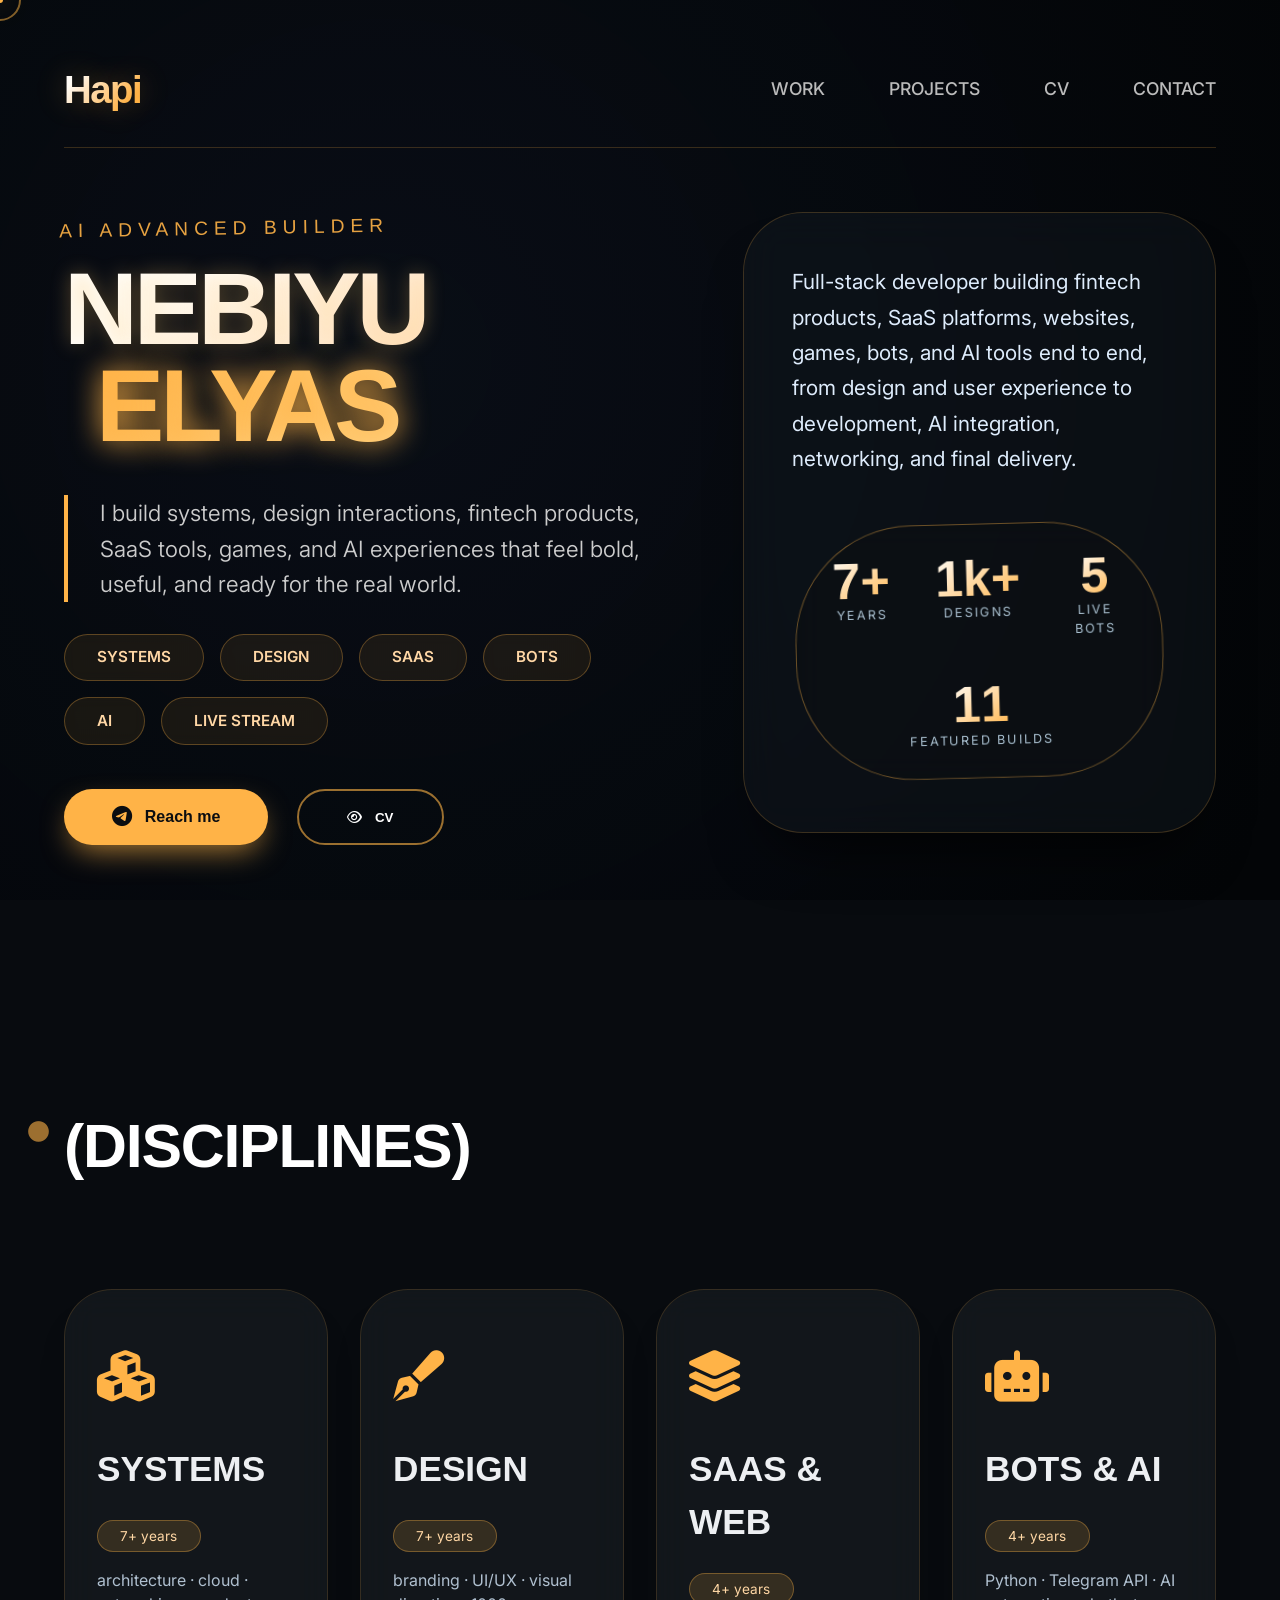
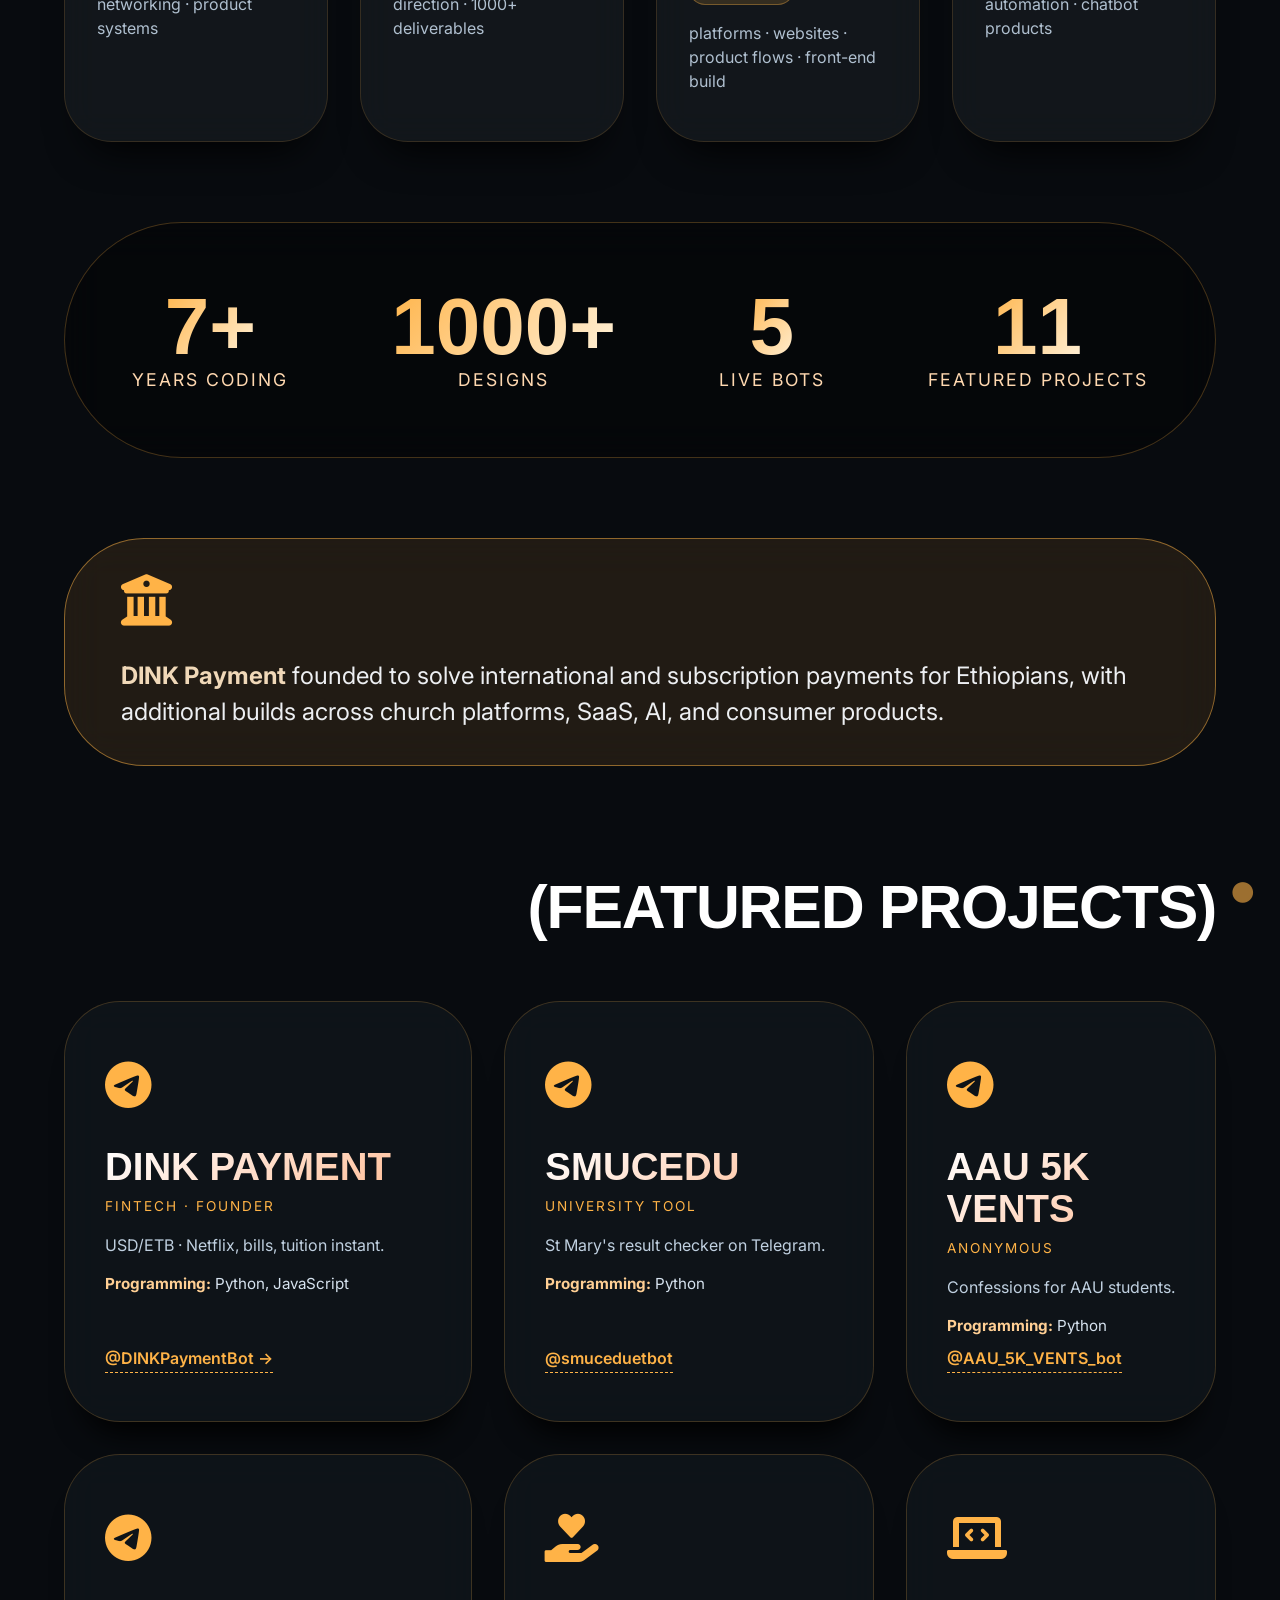
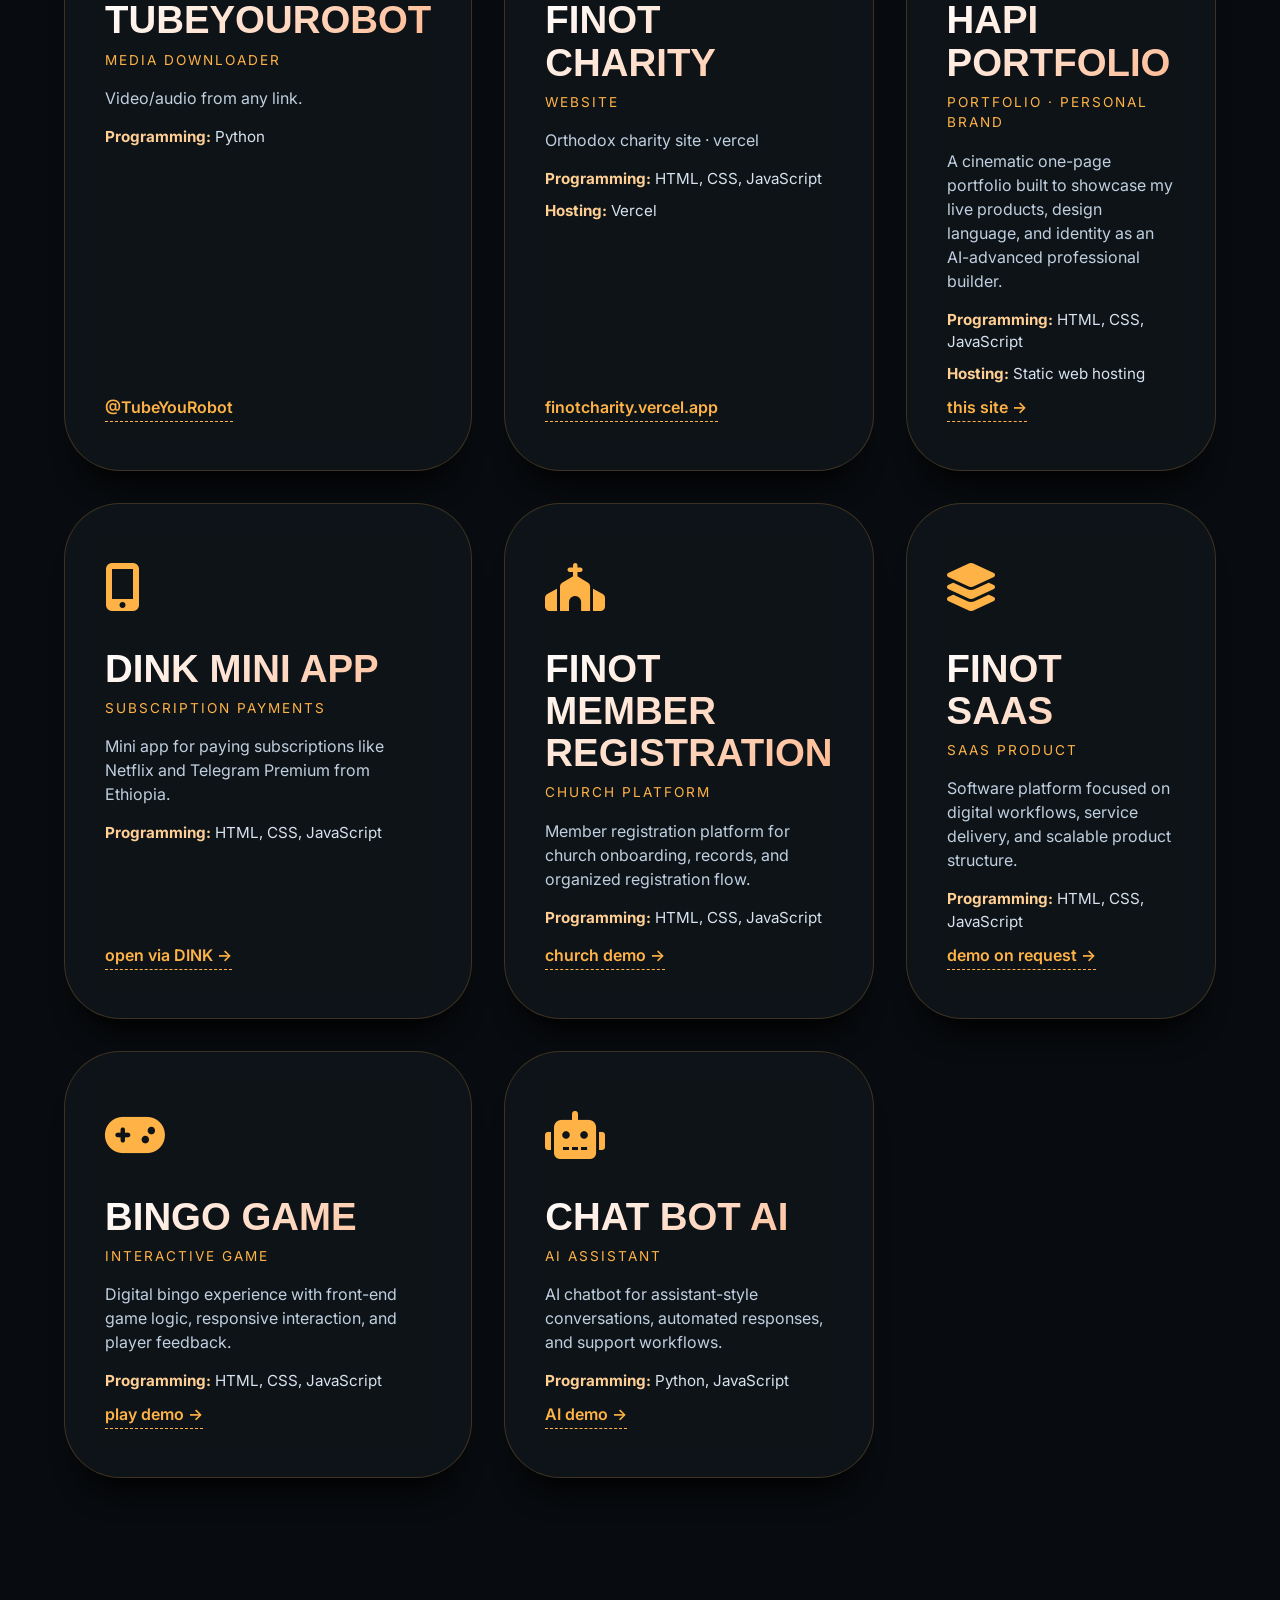
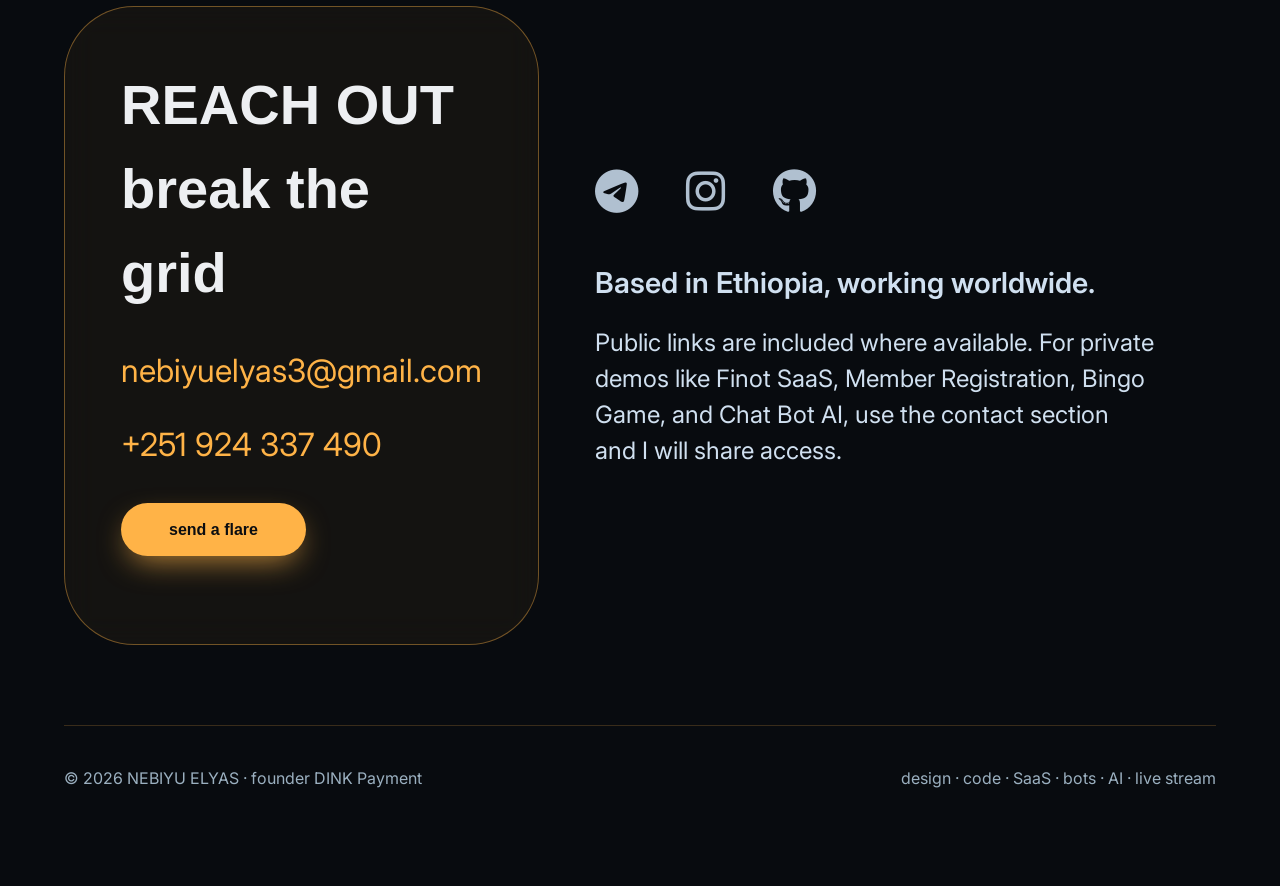
<file: index.html>
<!DOCTYPE html>
<html lang="en">
<head>
  <meta charset="UTF-8">
  <meta name="viewport" content="width=device-width, initial-scale=1.0">
  <title>Nebiyu Elyas · Hapi</title>
  <link rel="stylesheet" href="https://api.fontshare.com/v2/css?f[]=clash-display@400,500,600,700&display=swap">
  <link rel="preconnect" href="https://fonts.googleapis.com">
  <link rel="preconnect" href="https://fonts.gstatic.com" crossorigin>
  <link href="https://fonts.googleapis.com/css2?family=Inter:opsz,wght@14..32,300;14..32,400;14..32,500;14..32,600;14..32,700&family=Space+Grotesk:wght@400;500;600;700&display=swap" rel="stylesheet">
  <link rel="stylesheet" href="https://cdnjs.cloudflare.com/ajax/libs/font-awesome/6.0.0-beta3/css/all.min.css">
  <style>
    *{margin:0;padding:0;box-sizing:border-box}body{background-color:#080b0f;color:#edeff2;font-family:'Inter','Space Grotesk',sans-serif;overflow-x:hidden;line-height:1.5}.video-backdrop{position:fixed;top:0;left:0;width:100%;height:100%;z-index:-3;object-fit:cover;opacity:.35;pointer-events:none;filter:saturate(1.3) hue-rotate(2deg)}.overlay-deep{position:fixed;top:0;left:0;width:100%;height:100%;background:radial-gradient(circle at 30% 40%,rgba(10,15,25,.8) 0%,#030507 95%);z-index:-2;pointer-events:none}.cursor-dot{position:fixed;width:6px;height:6px;background:#ffb347;border-radius:50%;pointer-events:none;z-index:9999;transform:translate(-50%,-50%);transition:width .2s,height .2s,background .2s,box-shadow .2s;box-shadow:0 0 25px #ffb347}.cursor-ring{position:fixed;width:42px;height:42px;border:2px solid rgba(255,180,70,.5);border-radius:50%;pointer-events:none;z-index:9998;transform:translate(-50%,-50%);transition:width .3s,height .3s,border-color .3s,backdrop-filter .3s;backdrop-filter:blur(4px)}a,button,.card,.project-tile,.stat-rotator,.nav-link,.social-icon,.founder-highlight{cursor:none}a:hover~.cursor-dot,button:hover~.cursor-dot,.card:hover~.cursor-dot,.project-tile:hover~.cursor-dot{width:18px;height:18px;background:#fff;box-shadow:0 0 40px #ffaa33}a:hover~.cursor-ring,button:hover~.cursor-ring,.card:hover~.cursor-ring,.project-tile:hover~.cursor-ring{width:70px;height:70px;border-color:rgba(255,200,120,.8);border-width:3px;backdrop-filter:blur(8px)}.wrapper{max-width:1600px;margin:0 auto;padding:2rem 4rem;position:relative;z-index:10}.navbar{display:flex;justify-content:space-between;align-items:center;padding:1.8rem 0;border-bottom:1px solid rgba(255,180,70,.2);margin-bottom:2.5rem}.logo{font-family:'Clash Display',sans-serif;font-size:2.4rem;font-weight:700;letter-spacing:-.04em;background:linear-gradient(130deg,#fff 20%,#ffb347 80%);-webkit-background-clip:text;-webkit-text-fill-color:transparent;text-shadow:0 0 30px rgba(255,180,70,.3)}.nav-links{display:flex;gap:4rem}.nav-links a{text-decoration:none;color:#bbb;font-weight:500;font-size:1.1rem;transition:color .3s;position:relative}.nav-links a::after{content:'';position:absolute;bottom:-6px;left:0;width:0%;height:2px;background:#ffb347;transition:width .4s cubic-bezier(.2,.9,.3,1)}.nav-links a:hover{color:#fff}.nav-links a:hover::after{width:100%}.hero{display:grid;grid-template-columns:1.3fr 1fr;gap:4rem;margin:4rem 0 9rem;align-items:start}.hero-left{position:relative}.hero-pre{font-family:'Clash Display',sans-serif;font-size:1.2rem;color:#ffb347;text-transform:uppercase;letter-spacing:6px;margin-bottom:1.2rem;transform:rotate(-1deg) translateX(-5px);opacity:.9}.hero-title{font-family:'Clash Display',sans-serif;font-size:clamp(4.2rem,8vw,7rem);font-weight:700;line-height:.95;letter-spacing:-.04em;text-transform:uppercase}.hero-title-line1{display:block;background:linear-gradient(145deg,#fff 20%,#ffd8ad 80%);-webkit-background-clip:text;-webkit-text-fill-color:transparent;text-shadow:0 0 20px rgba(255,200,100,.3)}.hero-title-line2{display:block;background:linear-gradient(145deg,#ffb347,#ffecb3);-webkit-background-clip:text;-webkit-text-fill-color:transparent;margin-left:2rem;text-shadow:0 0 30px #ffb347}.hero-description{margin:2.5rem 0 2rem;font-size:1.4rem;max-width:580px;color:#ccc;border-left:4px solid #ffb347;padding-left:2rem;font-weight:350;line-height:1.6}.hero-badge-strip{display:flex;flex-wrap:wrap;gap:1rem;margin:2rem 0}.hero-badge{background:rgba(255,180,70,.08);border:1px solid rgba(255,180,70,.3);backdrop-filter:blur(6px);padding:.7rem 2rem;border-radius:60px;font-weight:600;color:#ffd7a5;font-size:.95rem}.hero-right{background:rgba(20,28,35,.4);backdrop-filter:blur(20px);border-radius:60px;padding:3.2rem 3rem;border:1px solid rgba(255,180,70,.2);box-shadow:0 40px 60px -30px #000000cc;transform:rotate(1.2deg) translateY(15px)}.hero-right p{font-size:1.3rem;line-height:1.7;color:#deecfc}.hero-right strong{color:#ffb347;font-weight:700}.stat-rotator{display:flex;flex-wrap:wrap;gap:2.5rem;margin-top:2.8rem;padding:1.8rem 2rem;background:rgba(0,0,0,.3);backdrop-filter:blur(16px);border-radius:120px;border:1px solid rgba(255,180,70,.4);transform:rotate(-1.5deg) scale(.98);transition:transform .4s}.stat-rotator:hover{transform:rotate(0) scale(1)}.stat-item{text-align:center;flex:1}.stat-value{font-family:'Clash Display',sans-serif;font-size:3.2rem;font-weight:700;background:linear-gradient(145deg,#fff,#ffb347);-webkit-background-clip:text;-webkit-text-fill-color:transparent;line-height:1}.stat-label{font-size:.8rem;text-transform:uppercase;color:#aac0d0;letter-spacing:2px}.action-row{display:flex;gap:1.8rem;margin:2.8rem 0 1rem;flex-wrap:wrap}.btn-primary{background:#ffb347;border:none;padding:1.1rem 3rem;border-radius:60px;font-weight:700;font-size:1rem;color:#0b0d10;display:inline-flex;align-items:center;gap:.8rem;transition:all .4s;box-shadow:0 12px 30px -8px #ffb347b3}.btn-primary i{font-size:1.3rem}.btn-primary:hover{background:#ffc264;transform:translateY(-4px) scale(1.02);box-shadow:0 25px 35px -8px #ffb347}.btn-outline{background:transparent;border:2px solid rgba(255,180,70,.6);padding:1.1rem 3rem;border-radius:60px;font-weight:600;color:#fff;transition:.3s;display:inline-flex;align-items:center;gap:.8rem}.btn-outline:hover{border-color:#ffb347;background:rgba(255,180,70,.1);transform:translateY(-4px)}.section-header{font-family:'Clash Display',sans-serif;font-size:3.8rem;font-weight:700;letter-spacing:-.02em;margin:6rem 0 3rem;position:relative;display:inline-block;color:#fff}.section-header::before{content:'●';color:#ffb347;font-size:3rem;position:absolute;left:-2.5rem;top:-.5rem;opacity:.6}.section-header-right{text-align:right;display:block;margin-left:auto;width:fit-content}.section-header-right::before{left:auto;right:-2.5rem}
    .expertise-grid{display:grid;grid-template-columns:repeat(4,1fr);gap:2rem;margin:3rem 0 5rem}.card{background:rgba(25,30,35,.6);backdrop-filter:blur(16px);border:1px solid rgba(255,180,70,.15);border-radius:48px;padding:3rem 2rem;transition:all .5s;box-shadow:0 30px 40px -25px #000;transform:translateY(0)}.card:nth-child(2){transform:translateY(40px)}.card:nth-child(3){transform:translateY(20px)}.card:nth-child(4){transform:translateY(-20px)}.card:hover{transform:translateY(-20px) scale(1.02);border-color:#ffb347;background:rgba(35,42,48,.8);box-shadow:0 40px 60px -15px #ffb34766}.card-icon{font-size:3.2rem;color:#ffb347;margin-bottom:1.8rem}.card h3{font-family:'Clash Display',sans-serif;font-size:2.2rem;font-weight:600;margin-bottom:.5rem}.card .chip{background:rgba(255,180,70,.15);display:inline-block;padding:.3rem 1.4rem;border-radius:60px;font-size:.85rem;margin:1rem 0;border:1px solid #ffb34755;color:#ffd7a5}.card p{color:#b0c0d0}.metrics-row{display:flex;justify-content:space-around;padding:4rem 2rem;background:rgba(0,0,0,.35);backdrop-filter:blur(20px);border-radius:160px;border:1px solid rgba(255,180,70,.25);margin:5rem 0;flex-wrap:wrap;gap:2rem}.metric-block{text-align:center}.metric-number{font-family:'Clash Display',sans-serif;font-size:5rem;font-weight:800;background:linear-gradient(130deg,#ffb347,#fff4e0);-webkit-background-clip:text;-webkit-text-fill-color:transparent;line-height:1}.metric-label{font-size:1.1rem;letter-spacing:2px;color:#ffd8b0}.founder-highlight{background:rgba(255,180,70,.1);backdrop-filter:blur(20px);border-radius:80px;padding:2.2rem 3.5rem;margin:5rem 0 3rem;border:1px solid #ffb34780;font-size:1.5rem;display:flex;align-items:center;gap:2rem;flex-wrap:wrap;transform:rotate(.5deg);transition:transform .3s}.founder-highlight:hover{transform:rotate(-.2deg) scale(1.01)}.founder-highlight i{font-size:3.2rem;color:#ffb347}.founder-highlight strong{color:#f0d8b8;font-weight:700}.projects-grid{display:grid;grid-template-columns:repeat(3,1fr);gap:2rem;margin:3rem 0}.project-tile{background:rgba(20,28,35,.5);backdrop-filter:blur(18px);border:1px solid rgba(255,180,70,.2);border-radius:56px;padding:3rem 2.5rem;transition:all .6s;box-shadow:0 30px 30px -20px #000;transform:rotate(0);display:flex;flex-direction:column;min-height:100%}.project-tile:nth-child(2){transform:rotate(1deg) translateY(20px)}.project-tile:nth-child(3){transform:rotate(-1.5deg) translateY(10px)}.project-tile:nth-child(4){transform:rotate(2deg) translateY(30px)}.project-tile:nth-child(5){transform:rotate(-1deg) translateY(-10px)}.project-tile:nth-child(6){transform:rotate(.5deg) translateY(15px)}.project-tile:nth-child(7){transform:rotate(-1.2deg) translateY(10px)}.project-tile:nth-child(8){transform:rotate(1.1deg) translateY(22px)}.project-tile:nth-child(9){transform:rotate(-.8deg) translateY(-8px)}.project-tile:nth-child(10){transform:rotate(1.6deg) translateY(18px)}.project-tile:nth-child(11){transform:rotate(-1.4deg) translateY(12px)}.project-tile:hover{transform:scale(1.02) rotate(0) translateY(-15px);border-color:#ffb347;background:rgba(30,38,45,.8);box-shadow:0 40px 60px -15px #ffb34766}.project-icon{font-size:3rem;color:#ffb347;margin-bottom:1.5rem}.project-tile h4{font-family:'Clash Display',sans-serif;font-size:2.4rem;font-weight:700;line-height:1.1;background:linear-gradient(145deg,#fff,#ffb990);-webkit-background-clip:text;-webkit-text-fill-color:transparent}.project-sub{font-size:.85rem;color:#ffb347;text-transform:uppercase;letter-spacing:2px;margin:.5rem 0 1rem}.project-desc{color:#c0d0e0;margin-bottom:1rem}.project-spec{color:#d7e3ef;font-size:.95rem;margin-bottom:.55rem}.project-spec strong{color:#ffcf94}.project-link{color:#ffb347;text-decoration:none;font-weight:600;border-bottom:1px dashed #ffb347;padding-bottom:2px;width:fit-content;margin-top:auto}
    .contact-area{display:grid;grid-template-columns:1fr 1.5fr;gap:3.5rem;margin:8rem 0 5rem}.contact-left{background:rgba(255,180,70,.05);backdrop-filter:blur(16px);border-radius:70px;padding:3.5rem;border:1px solid #ffb34766;transform:rotate(-1deg)}.contact-left h2{font-family:'Clash Display',sans-serif;font-size:3.5rem;font-weight:700;margin-bottom:2rem}.contact-left a{color:#ffb347;font-size:2rem;text-decoration:none;display:block;margin:1.5rem 0;border-bottom:2px solid transparent;transition:.3s;width:fit-content}.contact-left a:hover{border-bottom-color:#ffb347}.contact-right{display:flex;flex-direction:column;gap:2.5rem;justify-content:center}.social-bunch{display:flex;gap:3rem;flex-wrap:wrap}.social-icon{font-size:2.8rem;color:#b0c0d0;transition:.3s}.social-icon:hover{color:#ffb347;transform:translateY(-10px) scale(1.1)}.contact-note{font-size:1.5rem;color:#d0e0f0;max-width:560px}.footer{display:flex;justify-content:space-between;padding:2.5rem 0 4rem;border-top:1px solid rgba(255,180,70,.2);color:#9bb0c0;gap:1rem;flex-wrap:wrap}.reveal{opacity:0;transform:translateY(50px) scale(.98);transition:all .9s cubic-bezier(.2,.8,.3,1)}.reveal.show{opacity:1;transform:translateY(0) scale(1)}@media (max-width:1000px){.hero{grid-template-columns:1fr}.expertise-grid{grid-template-columns:repeat(2,1fr)}.card:nth-child(2),.card:nth-child(3),.card:nth-child(4){transform:none}.projects-grid{grid-template-columns:repeat(2,1fr)}.project-tile:nth-child(n){transform:none}.contact-area{grid-template-columns:1fr}.wrapper{padding:1.5rem}}@media (max-width:600px){.expertise-grid,.projects-grid{grid-template-columns:1fr}.metrics-row{flex-direction:column;gap:2rem}.action-row,.nav-links{gap:1rem}.hero-title-line2{margin-left:0}.contact-left a{font-size:1.4rem}}
  </style>
</head>
<body>
  <video class="video-backdrop" autoplay muted loop playsinline>
    <source src="https://videos.pexels.com/video-files/3129671/3129671-uhd_3840_2160_30fps.mp4" type="video/mp4">
  </video>
  <div class="overlay-deep"></div>
  <div class="cursor-dot" id="cursorDot"></div>
  <div class="cursor-ring" id="cursorRing"></div>
  <div class="wrapper">
    <nav class="navbar">
      <div class="logo">Hapi</div>
      <div class="nav-links">
        <a href="#work">WORK</a>
        <a href="#projects">PROJECTS</a>
        <a href="resume.html" target="_blank" rel="noreferrer">CV</a>
        <a href="#contact">CONTACT</a>
      </div>
    </nav>
    <div class="hero" id="work">
      <div class="hero-left reveal">
        <div class="hero-pre">AI ADVANCED BUILDER</div>
        <div class="hero-title">
          <span class="hero-title-line1">NEBIYU</span>
          <span class="hero-title-line2">ELYAS</span>
        </div>
        <div class="hero-description">
          I build systems, design interactions, fintech products, SaaS tools, games, and AI experiences
          that feel bold, useful, and ready for the real world.
        </div>
        <div class="hero-badge-strip">
          <span class="hero-badge">SYSTEMS</span>
          <span class="hero-badge">DESIGN</span>
          <span class="hero-badge">SAAS</span>
          <span class="hero-badge">BOTS</span>
          <span class="hero-badge">AI</span>
          <span class="hero-badge">LIVE STREAM</span>
        </div>
        <div class="action-row">
          <button class="btn-primary" onclick="window.open('https://t.me/neb_ela','_blank')"><i class="fa-brands fa-telegram"></i> Reach me</button>
          <button class="btn-outline" onclick="window.open('resume.html','_blank')"><i class="fa-regular fa-eye"></i> CV</button>
        </div>
      </div>
      <div class="hero-right reveal">
        <p>Full-stack developer building fintech products, SaaS platforms, websites, games, bots, and AI tools end to end, from design and user experience to development, AI integration, networking, and final delivery.</p>
        <div class="stat-rotator">
          <div class="stat-item"><span class="stat-value">7+</span><div class="stat-label">years</div></div>
          <div class="stat-item"><span class="stat-value">1k+</span><div class="stat-label">designs</div></div>
          <div class="stat-item"><span class="stat-value">5</span><div class="stat-label">live bots</div></div>
          <div class="stat-item"><span class="stat-value">11</span><div class="stat-label">featured builds</div></div>
        </div>
      </div>
    </div>
    <div>
      <h2 class="section-header reveal">(DISCIPLINES)</h2>
    </div>
    <div class="expertise-grid">
      <div class="card reveal"><div class="card-icon"><i class="fa-solid fa-cubes"></i></div><h3>SYSTEMS</h3><div class="chip">7+ years</div><p>architecture · cloud · networking · product systems</p></div>
      <div class="card reveal"><div class="card-icon"><i class="fa-solid fa-pen-fancy"></i></div><h3>DESIGN</h3><div class="chip">7+ years</div><p>branding · UI/UX · visual direction · 1000+ deliverables</p></div>
      <div class="card reveal"><div class="card-icon"><i class="fa-solid fa-layer-group"></i></div><h3>SAAS & WEB</h3><div class="chip">4+ years</div><p>platforms · websites · product flows · front-end build</p></div>
      <div class="card reveal"><div class="card-icon"><i class="fa-solid fa-robot"></i></div><h3>BOTS & AI</h3><div class="chip">4+ years</div><p>Python · Telegram API · AI automation · chatbot products</p></div>
    </div>
    <div class="metrics-row reveal">
      <div class="metric-block"><span class="metric-number">7+</span><div class="metric-label">YEARS CODING</div></div>
      <div class="metric-block"><span class="metric-number">1000+</span><div class="metric-label">DESIGNS</div></div>
      <div class="metric-block"><span class="metric-number">5</span><div class="metric-label">LIVE BOTS</div></div>
      <div class="metric-block"><span class="metric-number">11</span><div class="metric-label">FEATURED PROJECTS</div></div>
    </div>
    <div id="projects">
      <div class="founder-highlight reveal">
        <i class="fa-solid fa-building-columns"></i>
        <span><strong>DINK Payment</strong> founded to solve international and subscription payments for Ethiopians, with additional builds across church platforms, SaaS, AI, and consumer products.</span>
      </div>
      <h2 class="section-header section-header-right reveal">(FEATURED PROJECTS)</h2>
      <div class="projects-grid">
        <div class="project-tile reveal"><div class="project-icon"><i class="fa-brands fa-telegram"></i></div><h4>DINK PAYMENT</h4><div class="project-sub">fintech · founder</div><p class="project-desc">USD/ETB · Netflix, bills, tuition instant.</p><p class="project-spec"><strong>Programming:</strong> Python, JavaScript</p><a href="https://t.me/DINKPaymentBot" target="_blank" rel="noreferrer" class="project-link">@DINKPaymentBot →</a></div>
        <div class="project-tile reveal"><div class="project-icon"><i class="fa-brands fa-telegram"></i></div><h4>SMUCEDU</h4><div class="project-sub">university tool</div><p class="project-desc">St Mary's result checker on Telegram.</p><p class="project-spec"><strong>Programming:</strong> Python</p><a href="https://t.me/smuceduetbot" target="_blank" rel="noreferrer" class="project-link">@smuceduetbot</a></div>
        <div class="project-tile reveal"><div class="project-icon"><i class="fa-brands fa-telegram"></i></div><h4>AAU 5K VENTS</h4><div class="project-sub">anonymous</div><p class="project-desc">Confessions for AAU students.</p><p class="project-spec"><strong>Programming:</strong> Python</p><a href="https://t.me/AAU_5K_VENTS_bot" target="_blank" rel="noreferrer" class="project-link">@AAU_5K_VENTS_bot</a></div>
        <div class="project-tile reveal"><div class="project-icon"><i class="fa-brands fa-telegram"></i></div><h4>TUBEYOUROBOT</h4><div class="project-sub">media downloader</div><p class="project-desc">Video/audio from any link.</p><p class="project-spec"><strong>Programming:</strong> Python</p><a href="https://t.me/TubeYouRobot" target="_blank" rel="noreferrer" class="project-link">@TubeYouRobot</a></div>
        <div class="project-tile reveal"><div class="project-icon"><i class="fa-solid fa-hand-holding-heart"></i></div><h4>FINOT CHARITY</h4><div class="project-sub">website</div><p class="project-desc">Orthodox charity site · vercel</p><p class="project-spec"><strong>Programming:</strong> HTML, CSS, JavaScript</p><p class="project-spec"><strong>Hosting:</strong> Vercel</p><a href="https://finotcharity.vercel.app/" target="_blank" rel="noreferrer" class="project-link">finotcharity.vercel.app</a></div>
        <div class="project-tile reveal"><div class="project-icon"><i class="fa-solid fa-laptop-code"></i></div><h4>HAPI PORTFOLIO</h4><div class="project-sub">portfolio · personal brand</div><p class="project-desc">A cinematic one-page portfolio built to showcase my live products, design language, and identity as an AI-advanced professional builder.</p><p class="project-spec"><strong>Programming:</strong> HTML, CSS, JavaScript</p><p class="project-spec"><strong>Hosting:</strong> Static web hosting</p><a href="#work" class="project-link">this site →</a></div>
        <div class="project-tile reveal"><div class="project-icon"><i class="fa-solid fa-mobile-screen-button"></i></div><h4>DINK MINI APP</h4><div class="project-sub">subscription payments</div><p class="project-desc">Mini app for paying subscriptions like Netflix and Telegram Premium from Ethiopia.</p><p class="project-spec"><strong>Programming:</strong> HTML, CSS, JavaScript</p><a href="https://t.me/DINKPaymentBot" target="_blank" rel="noreferrer" class="project-link">open via DINK →</a></div>
        <div class="project-tile reveal"><div class="project-icon"><i class="fa-solid fa-church"></i></div><h4>FINOT MEMBER REGISTRATION</h4><div class="project-sub">church platform</div><p class="project-desc">Member registration platform for church onboarding, records, and organized registration flow.</p><p class="project-spec"><strong>Programming:</strong> HTML, CSS, JavaScript</p><a href="#contact" class="project-link">church demo →</a></div>
        <div class="project-tile reveal"><div class="project-icon"><i class="fa-solid fa-layer-group"></i></div><h4>FINOT SAAS</h4><div class="project-sub">saas product</div><p class="project-desc">Software platform focused on digital workflows, service delivery, and scalable product structure.</p><p class="project-spec"><strong>Programming:</strong> HTML, CSS, JavaScript</p><a href="#contact" class="project-link">demo on request →</a></div>
        <div class="project-tile reveal"><div class="project-icon"><i class="fa-solid fa-gamepad"></i></div><h4>BINGO GAME</h4><div class="project-sub">interactive game</div><p class="project-desc">Digital bingo experience with front-end game logic, responsive interaction, and player feedback.</p><p class="project-spec"><strong>Programming:</strong> HTML, CSS, JavaScript</p><a href="#contact" class="project-link">play demo →</a></div>
        <div class="project-tile reveal"><div class="project-icon"><i class="fa-solid fa-robot"></i></div><h4>CHAT BOT AI</h4><div class="project-sub">ai assistant</div><p class="project-desc">AI chatbot for assistant-style conversations, automated responses, and support workflows.</p><p class="project-spec"><strong>Programming:</strong> Python, JavaScript</p><a href="#contact" class="project-link">AI demo →</a></div>
      </div>
    </div>
    <div class="contact-area" id="contact">
      <div class="contact-left reveal">
        <h2>REACH OUT <br> break the grid</h2>
        <a href="mailto:nebiyuelyas3@gmail.com">nebiyuelyas3@gmail.com</a>
        <a href="tel:+251924337490">+251 924 337 490</a>
        <div style="margin:2rem 0;">
          <button class="btn-primary" onclick="window.location.href='mailto:nebiyuelyas3@gmail.com'">send a flare</button>
        </div>
      </div>
      <div class="contact-right">
        <div class="social-bunch">
          <a href="https://t.me/neb_ela" target="_blank" rel="noreferrer" class="social-icon"><i class="fa-brands fa-telegram"></i></a>
          <a href="https://instagram.com/hapi_ela" target="_blank" rel="noreferrer" class="social-icon"><i class="fa-brands fa-instagram"></i></a>
          <a href="https://github.com/NebiyuEla" target="_blank" rel="noreferrer" class="social-icon"><i class="fa-brands fa-github"></i></a>
        </div>
        <div class="contact-note">
          <p style="font-size:1.8rem;font-weight:600;line-height:1.2;">Based in Ethiopia, working worldwide.</p>
          <p style="margin:1.5rem 0;">Public links are included where available. For private demos like Finot SaaS, Member Registration, Bingo Game, and Chat Bot AI, use the contact section and I will share access.</p>
        </div>
      </div>
    </div>
    <footer class="footer">
      <span>© 2026 NEBIYU ELYAS · founder DINK Payment</span>
      <span>design · code · SaaS · bots · AI · live stream</span>
    </footer>
  </div>
  <script>
    (function() {
      const dot = document.getElementById('cursorDot');
      const ring = document.getElementById('cursorRing');
      document.addEventListener('mousemove', (e) => {
        dot.style.left = e.clientX + 'px';
        dot.style.top = e.clientY + 'px';
        setTimeout(() => {
          ring.style.left = e.clientX + 'px';
          ring.style.top = e.clientY + 'px';
        }, 30);
      });
      const interactive = document.querySelectorAll('a, button, .card, .project-tile, .stat-rotator, .nav-link, .social-icon, .founder-highlight, .btn-primary, .btn-outline');
      interactive.forEach(el => {
        el.addEventListener('mouseenter', () => {
          dot.style.width = '18px';
          dot.style.height = '18px';
          dot.style.background = '#ffffff';
          ring.style.width = '70px';
          ring.style.height = '70px';
          ring.style.borderColor = 'rgba(255, 200, 120, 0.8)';
          ring.style.borderWidth = '3px';
        });
        el.addEventListener('mouseleave', () => {
          dot.style.width = '6px';
          dot.style.height = '6px';
          dot.style.background = '#ffb347';
          ring.style.width = '42px';
          ring.style.height = '42px';
          ring.style.borderColor = 'rgba(255, 180, 70, 0.5)';
          ring.style.borderWidth = '2px';
        });
      });
      const reveals = document.querySelectorAll('.reveal');
      const observer = new IntersectionObserver((entries) => {
        entries.forEach(entry => {
          if (entry.isIntersecting) entry.target.classList.add('show');
        });
      }, { threshold: 0.15, rootMargin: '0px 0px -70px 0px' });
      reveals.forEach(r => observer.observe(r));
      document.querySelectorAll('a[href^="#"]').forEach(anchor => {
        anchor.addEventListener('click', function(e) {
          e.preventDefault();
          const target = document.querySelector(this.getAttribute('href'));
          if (target) target.scrollIntoView({ behavior: 'smooth' });
        });
      });
    })();
  </script>
</body>
</html>
</file>
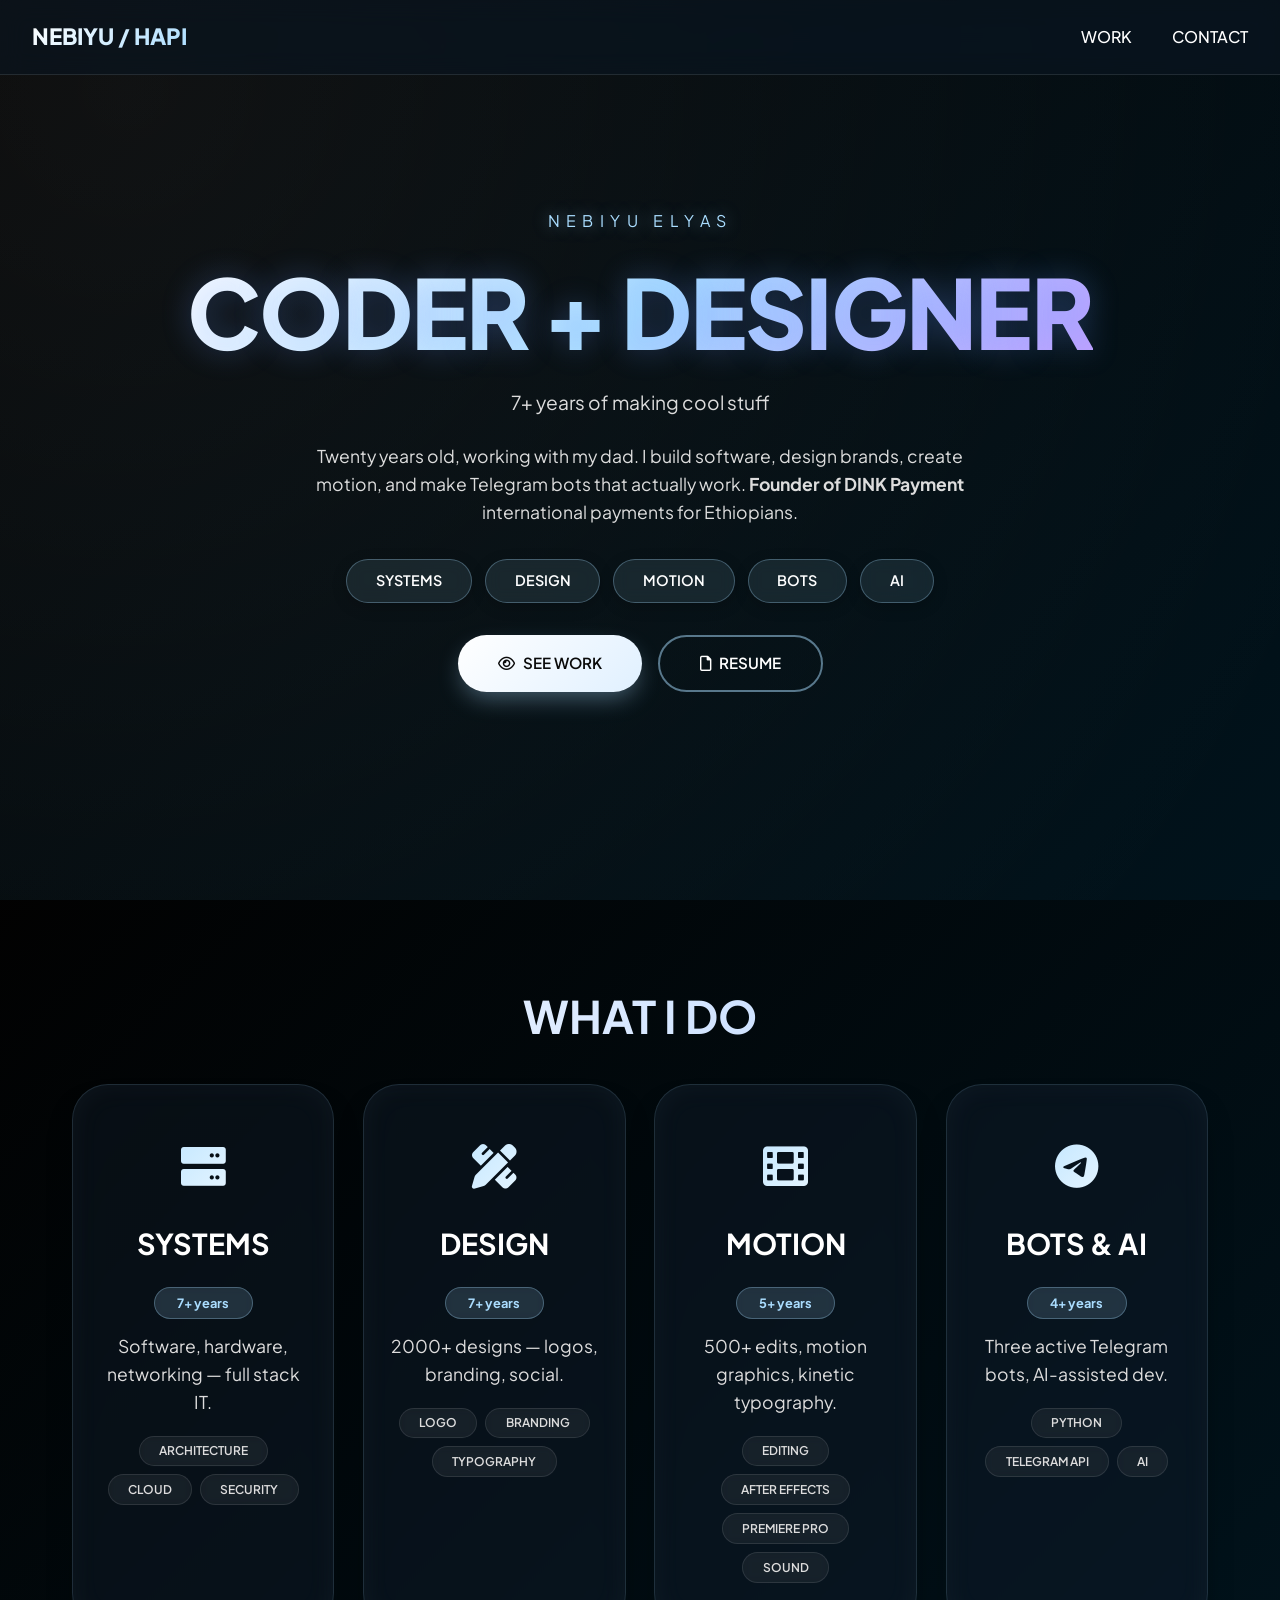
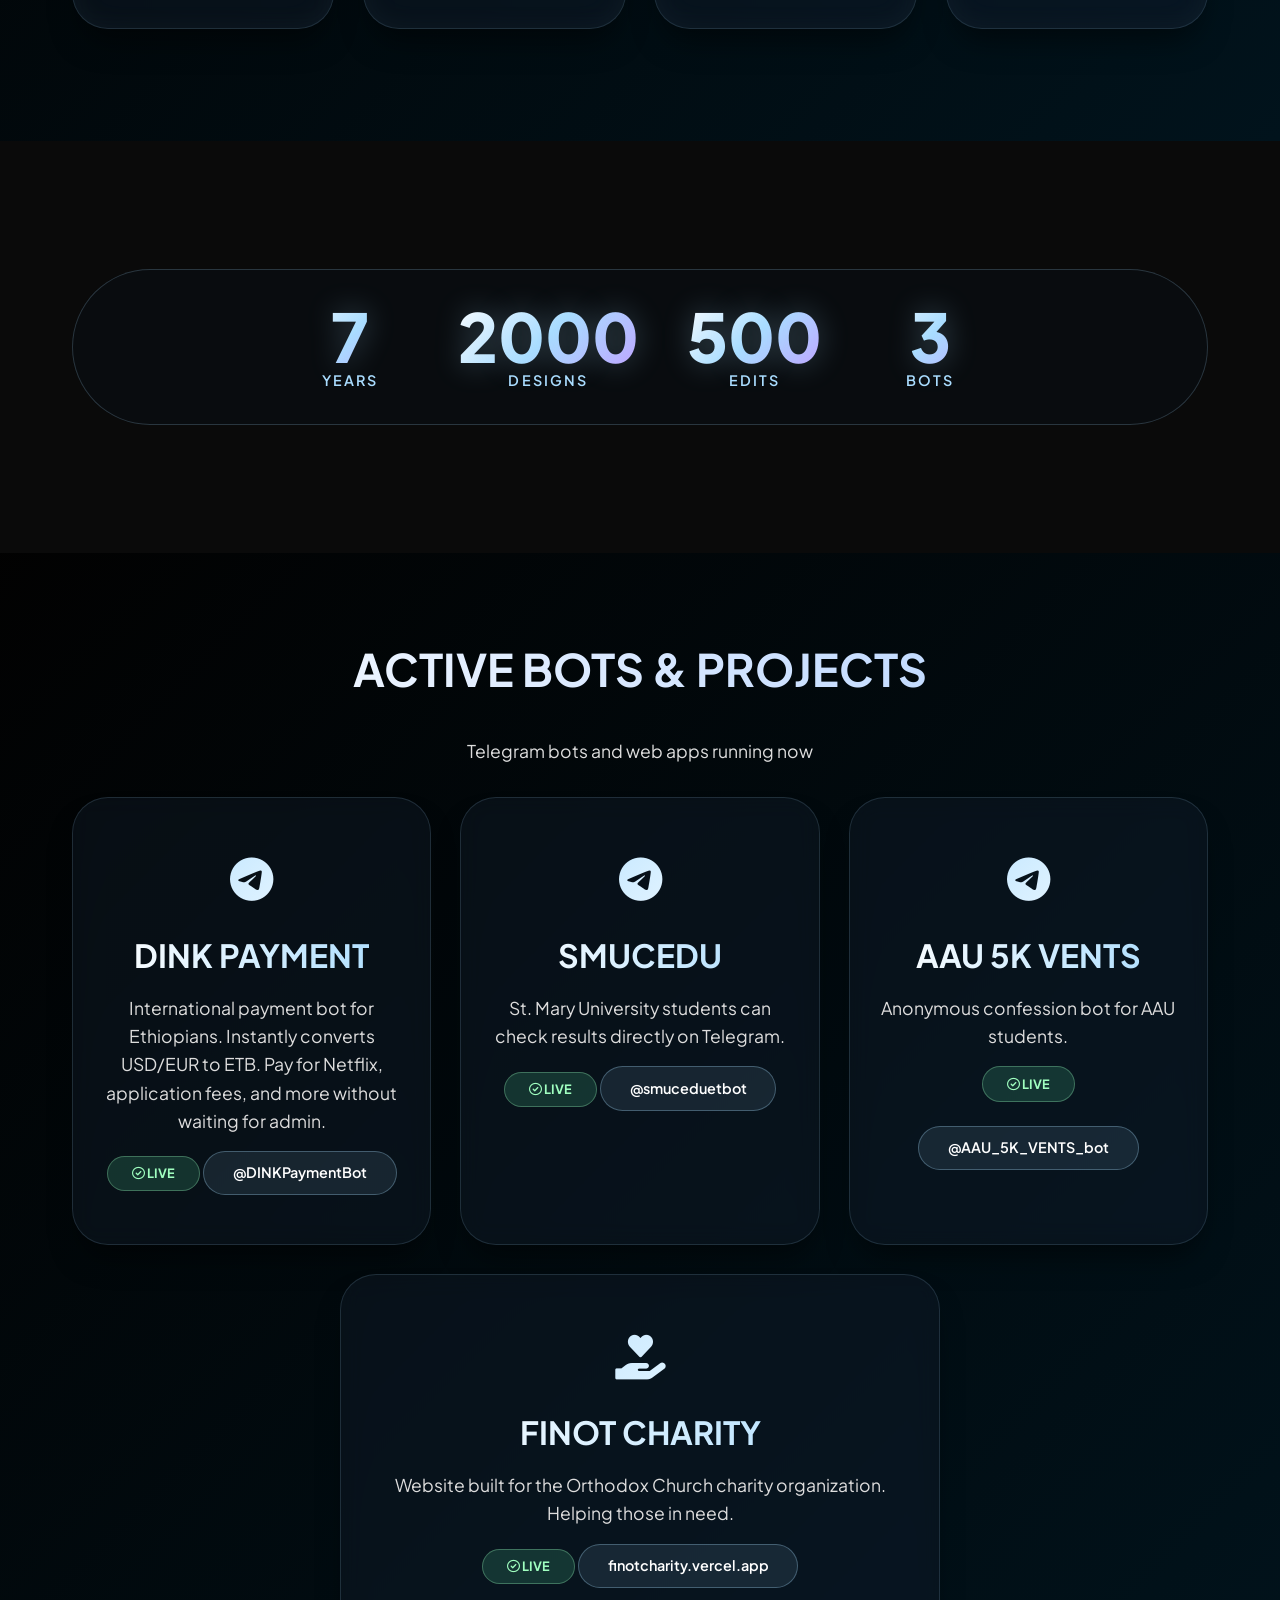
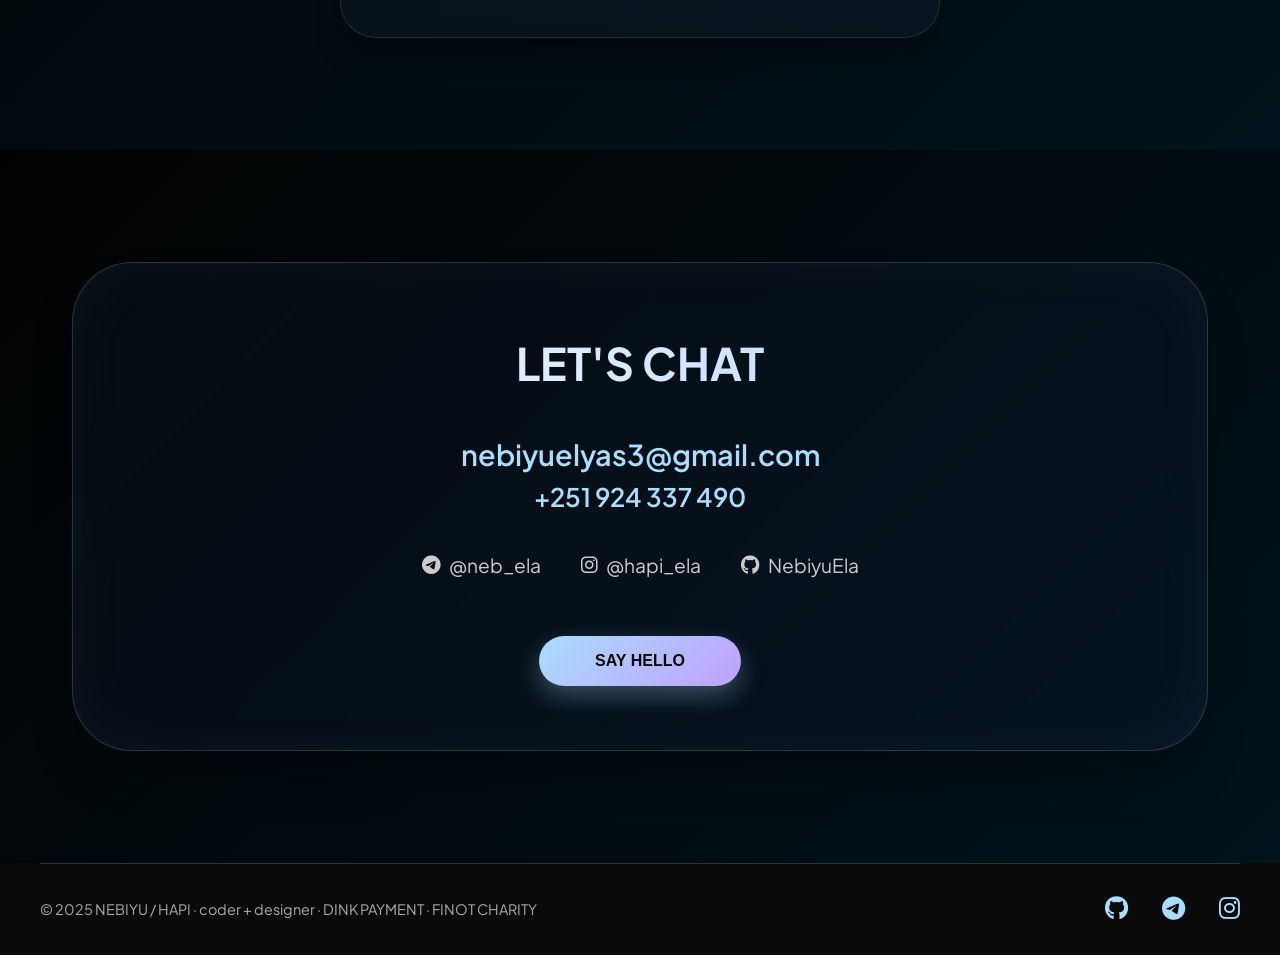
<file: Hapi.html>
<!DOCTYPE html>
<html lang="en">
<head>
  <meta charset="UTF-8">
  <meta name="viewport" content="width=device-width, initial-scale=1.0">
  <title>Nebiyu / Hapi · coder + designer</title>
  <link rel="preconnect" href="https://fonts.googleapis.com">
  <link rel="preconnect" href="https://fonts.gstatic.com" crossorigin>
  <link href="https://fonts.googleapis.com/css2?family=Plus+Jakarta+Sans:wght@400;500;600;700;800&display=swap" rel="stylesheet">
  <link rel="stylesheet" href="https://cdnjs.cloudflare.com/ajax/libs/font-awesome/6.0.0-beta3/css/all.min.css">
  <style>
    * {
      margin: 0;
      padding: 0;
      box-sizing: border-box;
    }

    body {
      background-color: #0a0a0a;
      color: #f0f0f0;
      font-family: 'Plus Jakarta Sans', sans-serif;
      line-height: 1.6;
      font-size: 16px;
      overflow-x: hidden;
    }

    .glass {
      background: rgba(20, 30, 40, 0.4);
      backdrop-filter: blur(12px) saturate(180%);
      -webkit-backdrop-filter: blur(12px) saturate(180%);
      border: 1px solid rgba(255, 255, 255, 0.1);
      border-radius: 32px;
      box-shadow: 0 20px 40px rgba(0, 0, 0, 0.4), inset 0 0 40px rgba(255, 255, 255, 0.05);
    }

    .liquid-shine {
      position: relative;
      overflow: hidden;
    }

    .liquid-shine::after {
      content: '';
      position: absolute;
      top: -50%;
      left: -50%;
      width: 200%;
      height: 200%;
      background: radial-gradient(circle at 30% 30%, rgba(255,255,255,0.15) 0%, transparent 60%);
      opacity: 0.4;
      pointer-events: none;
      animation: liquidMove 15s infinite alternate;
    }

    @keyframes liquidMove {
      0% { transform: translate(0, 0) rotate(0deg); }
      100% { transform: translate(5%, 5%) rotate(5deg); }
    }

    .bg-section {
      position: relative;
      background-attachment: fixed;
      background-position: center;
      background-repeat: no-repeat;
      background-size: cover;
      isolation: isolate;
    }

    .bg-section::before {
      content: '';
      position: absolute;
      inset: 0;
      background: linear-gradient(135deg, rgba(0,0,0,0.85) 0%, rgba(0,20,30,0.9) 100%);
      z-index: -1;
    }

    .hero-bg {
      background-image: url('https://images.unsplash.com/photo-1555066931-4365d14bab8c?auto=format&fit=crop&w=2070&q=80');
    }

    .expertise-bg {
      background-image: url('https://images.unsplash.com/photo-1517694712202-14dd9538aa97?auto=format&fit=crop&w=2070&q=80');
    }

    .bots-bg {
      background-image: url('https://images.unsplash.com/photo-1611162617213-7d7a39e9b1d7?auto=format&fit=crop&w=2074&q=80');
    }

    .contact-bg {
      background-image: url('https://images.unsplash.com/photo-1519389950473-47ba0277781c?auto=format&fit=crop&w=2070&q=80');
    }

    .container {
      max-width: 1200px;
      margin: 0 auto;
      padding: 5rem 2rem;
      position: relative;
      z-index: 2;
    }

    h1, h2, h3, p, .hero, .card, .stat-item, .bot-item, .contact, .footer {
      text-align: center;
    }

    h1 {
      font-size: clamp(3.5rem, 10vw, 6rem);
      font-weight: 800;
      letter-spacing: -0.02em;
      line-height: 1.1;
      margin-bottom: 1.5rem;
      background: linear-gradient(135deg, #fff 0%, #aaddff 50%, #c0a0ff 100%);
      -webkit-background-clip: text;
      -webkit-text-fill-color: transparent;
      text-shadow: 0 0 30px rgba(100, 150, 255, 0.3);
    }

    h2 {
      font-size: 2.8rem;
      font-weight: 700;
      margin-bottom: 2rem;
      background: linear-gradient(to right, #fff, #b0d0ff);
      -webkit-background-clip: text;
      -webkit-text-fill-color: transparent;
    }

    h3 {
      font-size: 1.8rem;
      font-weight: 700;
      margin-bottom: 0.5rem;
      color: #fff;
    }

    p {
      color: #ddd;
      font-size: 1.1rem;
      max-width: 700px;
      margin-left: auto;
      margin-right: auto;
    }

    .navbar {
      position: fixed;
      top: 0;
      width: 100%;
      padding: 1.2rem 2rem;
      display: flex;
      justify-content: space-between;
      align-items: center;
      background: rgba(10, 20, 30, 0.7);
      backdrop-filter: blur(12px) saturate(200%);
      -webkit-backdrop-filter: blur(12px) saturate(200%);
      z-index: 100;
      border-bottom: 1px solid rgba(255,255,255,0.1);
    }

    .logo {
      font-weight: 800;
      font-size: 1.4rem;
      background: linear-gradient(135deg, #fff, #aaddff);
      -webkit-background-clip: text;
      -webkit-text-fill-color: transparent;
    }

    .nav-links {
      display: flex;
      gap: 2.5rem;
    }

    .nav-links a {
      text-decoration: none;
      color: #fff;
      font-weight: 500;
      transition: all 0.3s;
      cursor: pointer;
      position: relative;
    }

    .nav-links a::after {
      content: '';
      position: absolute;
      bottom: -4px;
      left: 0;
      width: 0;
      height: 2px;
      background: linear-gradient(90deg, #aaddff, #c0a0ff);
      transition: width 0.3s;
    }

    .nav-links a:hover::after {
      width: 100%;
    }

    .hero {
      min-height: 100vh;
      display: flex;
      align-items: center;
      justify-content: center;
    }

    .hero-name {
      font-size: 1rem;
      text-transform: uppercase;
      letter-spacing: 0.4em;
      margin-bottom: 1.5rem;
      color: #aaddff;
      text-shadow: 0 0 15px rgba(170, 221, 255, 0.5);
    }

    .badge-wrap {
      display: flex;
      flex-wrap: wrap;
      gap: 0.8rem;
      justify-content: center;
      margin: 2rem 0;
    }

    .badge {
      background: rgba(170, 221, 255, 0.1);
      backdrop-filter: blur(8px);
      padding: 0.6rem 1.8rem;
      border-radius: 50px;
      font-size: 0.9rem;
      font-weight: 600;
      color: #fff;
      border: 1px solid rgba(170, 221, 255, 0.3);
      box-shadow: 0 4px 15px rgba(0,0,0,0.2);
    }

    .btn-group {
      display: flex;
      gap: 1rem;
      justify-content: center;
      flex-wrap: wrap;
      margin-top: 2rem;
    }

    .btn {
      padding: 0.9rem 2.5rem;
      border-radius: 60px;
      font-weight: 600;
      font-size: 0.95rem;
      text-decoration: none;
      transition: all 0.4s cubic-bezier(0.2, 0.9, 0.3, 1);
      display: inline-flex;
      align-items: center;
      gap: 0.5rem;
      border: none;
      cursor: pointer;
      position: relative;
      overflow: hidden;
    }

    .btn::before {
      content: '';
      position: absolute;
      top: -2px;
      left: -2px;
      right: -2px;
      bottom: -2px;
      background: linear-gradient(135deg, #aaddff, #c0a0ff, #aaddff);
      border-radius: 60px;
      opacity: 0;
      transition: opacity 0.4s;
      z-index: -1;
    }

    .btn-primary {
      background: linear-gradient(135deg, #fff, #e0f0ff);
      color: #0a0a0a;
      box-shadow: 0 10px 25px -5px rgba(170, 221, 255, 0.4);
    }

    .btn-primary:hover {
      transform: translateY(-4px) scale(1.02);
      box-shadow: 0 20px 35px -5px rgba(170, 221, 255, 0.6);
    }

    .btn-outline {
      background: transparent;
      border: 2px solid rgba(170, 221, 255, 0.5);
      color: #fff;
    }

    .btn-outline:hover {
      background: rgba(170, 221, 255, 0.1);
      transform: translateY(-4px);
      border-color: #aaddff;
      box-shadow: 0 10px 25px rgba(170, 221, 255, 0.3);
    }

    .cards-grid {
      display: grid;
      grid-template-columns: repeat(4, 1fr);
      gap: 1.8rem;
      margin: 2rem 0;
    }

    @media (max-width: 900px) {
      .cards-grid {
        grid-template-columns: repeat(2, 1fr);
      }
    }
    @media (max-width: 500px) {
      .cards-grid {
        grid-template-columns: 1fr;
      }
    }

    .card {
      background: rgba(15, 25, 35, 0.5);
      backdrop-filter: blur(12px) saturate(180%);
      -webkit-backdrop-filter: blur(12px) saturate(180%);
      padding: 2.8rem 1.5rem;
      border-radius: 36px;
      border: 1px solid rgba(170, 221, 255, 0.15);
      transition: all 0.5s cubic-bezier(0.2, 0.9, 0.3, 1);
      box-shadow: 0 20px 30px -10px rgba(0,0,0,0.5), inset 0 0 30px rgba(170, 221, 255, 0.05);
    }

    .card:hover {
      transform: translateY(-16px) scale(1.02);
      border-color: rgba(170, 221, 255, 0.4);
      box-shadow: 0 30px 50px -10px rgba(170, 221, 255, 0.2), inset 0 0 50px rgba(170, 221, 255, 0.1);
    }

    .card-icon {
      font-size: 2.8rem;
      margin-bottom: 1.2rem;
      background: linear-gradient(135deg, #aaddff, #fff);
      -webkit-background-clip: text;
      -webkit-text-fill-color: transparent;
    }

    .year-chip {
      display: inline-block;
      background: rgba(170, 221, 255, 0.15);
      backdrop-filter: blur(4px);
      padding: 0.3rem 1.4rem;
      border-radius: 40px;
      font-size: 0.8rem;
      font-weight: 700;
      margin: 0.8rem 0;
      color: #aaddff;
      border: 1px solid rgba(170, 221, 255, 0.3);
    }

    .skill-tags {
      display: flex;
      flex-wrap: wrap;
      gap: 0.5rem;
      justify-content: center;
      margin-top: 1.2rem;
    }

    .skill-tags span {
      background: rgba(255,255,255,0.05);
      backdrop-filter: blur(4px);
      padding: 0.3rem 1.2rem;
      border-radius: 40px;
      font-size: 0.75rem;
      font-weight: 600;
      color: #ddd;
      border: 1px solid rgba(255,255,255,0.1);
    }

    .stats-row {
      display: flex;
      flex-wrap: wrap;
      justify-content: center;
      gap: 3rem;
      margin: 3rem 0;
      padding: 2rem;
      background: rgba(10, 20, 30, 0.3);
      backdrop-filter: blur(8px);
      border-radius: 80px;
      border: 1px solid rgba(170, 221, 255, 0.2);
    }

    .stat-item {
      min-width: 120px;
    }

    .stat-number {
      font-size: 4.2rem;
      font-weight: 800;
      line-height: 1;
      background: linear-gradient(135deg, #fff, #aaddff, #c0a0ff);
      -webkit-background-clip: text;
      -webkit-text-fill-color: transparent;
      text-shadow: 0 0 30px rgba(170, 221, 255, 0.3);
    }

    .stat-label {
      font-size: 0.9rem;
      text-transform: uppercase;
      color: #aaddff;
      letter-spacing: 0.15em;
      font-weight: 600;
    }

    .bots-grid {
      display: grid;
      grid-template-columns: repeat(3, 1fr);
      gap: 1.8rem;
      margin: 2rem 0;
    }

    @media (max-width: 800px) {
      .bots-grid {
        grid-template-columns: repeat(2, 1fr);
      }
    }
    @media (max-width: 500px) {
      .bots-grid {
        grid-template-columns: 1fr;
      }
    }

    .bot-item {
      background: rgba(15, 25, 35, 0.5);
      backdrop-filter: blur(12px) saturate(180%);
      padding: 2.8rem 1.8rem;
      border-radius: 36px;
      border: 1px solid rgba(170, 221, 255, 0.15);
      transition: all 0.5s ease;
      box-shadow: 0 20px 30px -10px rgba(0,0,0,0.5);
    }

    .bot-item:hover {
      transform: translateY(-12px);
      border-color: rgba(170, 221, 255, 0.4);
      box-shadow: 0 30px 50px -10px rgba(170, 221, 255, 0.3);
    }

    .bot-icon {
      font-size: 2.8rem;
      margin-bottom: 1rem;
      background: linear-gradient(135deg, #aaddff, #fff);
      -webkit-background-clip: text;
      -webkit-text-fill-color: transparent;
    }

    .bot-name {
      font-size: 2rem;
      font-weight: 700;
      margin-bottom: 0.8rem;
      background: linear-gradient(to right, #fff, #aaddff);
      -webkit-background-clip: text;
      -webkit-text-fill-color: transparent;
    }

    .bot-link {
      display: inline-block;
      margin-top: 1rem;
      background: rgba(170, 221, 255, 0.1);
      color: #fff;
      padding: 0.6rem 1.8rem;
      border-radius: 60px;
      text-decoration: none;
      font-size: 0.9rem;
      font-weight: 600;
      border: 1px solid rgba(170, 221, 255, 0.3);
      transition: 0.3s;
    }

    .bot-link:hover {
      background: rgba(170, 221, 255, 0.2);
      transform: scale(1.05);
      box-shadow: 0 0 20px rgba(170, 221, 255, 0.3);
    }

    .live-tag {
      display: inline-block;
      background: rgba(100, 255, 180, 0.15);
      color: #a0ffc0;
      padding: 0.4rem 1.5rem;
      border-radius: 50px;
      font-size: 0.8rem;
      font-weight: 700;
      margin: 1rem 0 0.5rem;
      border: 1px solid rgba(160, 255, 192, 0.3);
    }

    .contact {
      background: rgba(10, 20, 30, 0.5);
      backdrop-filter: blur(16px) saturate(200%);
      padding: 4rem 2rem;
      border-radius: 60px;
      margin: 2rem 0;
      border: 1px solid rgba(170, 221, 255, 0.2);
      box-shadow: 0 30px 50px -20px rgba(0,0,0,0.5), inset 0 0 60px rgba(170, 221, 255, 0.05);
    }

    .contact-email a {
      font-size: 1.8rem;
      font-weight: 600;
      margin: 1rem 0;
      color: #aaddff;
      text-decoration: none;
      transition: 0.3s;
      border-bottom: 2px solid transparent;
    }

    .contact-email a:hover {
      border-bottom-color: #aaddff;
    }

    .contact-phone a {
      font-size: 1.6rem;
      font-weight: 600;
      margin: 1rem 0;
      color: #aaddff;
      text-decoration: none;
      transition: 0.3s;
      border-bottom: 2px solid transparent;
    }

    .contact-phone a:hover {
      border-bottom-color: #aaddff;
    }

    .contact-socials {
      display: flex;
      justify-content: center;
      gap: 2.5rem;
      margin: 2rem 0;
      font-size: 1.2rem;
      flex-wrap: wrap;
    }

    .contact-socials a {
      color: #ccc;
      text-decoration: none;
      transition: 0.3s;
      display: flex;
      align-items: center;
      gap: 0.5rem;
    }

    .contact-socials a:hover {
      color: #aaddff;
      transform: translateY(-4px);
    }

    .contact-btn {
      background: linear-gradient(135deg, #aaddff, #c0a0ff);
      color: #0a0a0a;
      border: none;
      padding: 1rem 3.5rem;
      border-radius: 60px;
      font-size: 1rem;
      font-weight: 700;
      cursor: pointer;
      transition: all 0.4s;
      margin-top: 1.5rem;
      box-shadow: 0 10px 25px rgba(170, 221, 255, 0.3);
    }

    .contact-btn:hover {
      transform: scale(1.05) translateY(-4px);
      box-shadow: 0 20px 35px rgba(170, 221, 255, 0.5);
    }

    .footer {
      padding: 2rem 0;
      border-top: 1px solid rgba(170, 221, 255, 0.2);
      display: flex;
      justify-content: space-between;
      align-items: center;
      flex-wrap: wrap;
      color: #aaa;
      font-size: 0.9rem;
    }

    .footer-social i {
      font-size: 1.5rem;
      margin-left: 2rem;
      color: #aaddff;
      transition: 0.3s;
    }

    .footer-social i:hover {
      color: #fff;
      transform: translateY(-4px);
      text-shadow: 0 0 15px #aaddff;
    }

    @media (max-width: 600px) {
      .footer {
        flex-direction: column;
        gap: 1rem;
      }
      .footer-social i {
        margin: 0 1rem;
      }
    }

    .fade-up {
      opacity: 0;
      transform: translateY(30px);
      transition: opacity 0.8s cubic-bezier(0.2, 0.9, 0.3, 1), transform 0.8s cubic-bezier(0.2, 0.9, 0.3, 1);
    }

    .fade-up.revealed {
      opacity: 1;
      transform: translateY(0);
    }
  </style>
</head>
<body>

  <nav class="navbar">
    <div class="logo">NEBIYU / HAPI</div>
    <div class="nav-links">
      <a href="#work">WORK</a>
      <a href="#contact">CONTACT</a>
    </div>
  </nav>

  <main>
    <section class="hero bg-section hero-bg liquid-shine" id="work">
      <div class="container">
        <div class="hero-name fade-up">NEBIYU ELYAS</div>
        <h1 class="fade-up">CODER + DESIGNER</h1>
        <p class="fade-up" style="font-size: 1.2rem;">7+ years of making cool stuff</p>
        <p class="fade-up" style="margin: 1.5rem auto;">
          Twenty years old, working with my dad. I build software, design brands, create motion, 
          and make Telegram bots that actually work. <strong>Founder of DINK Payment</strong> international payments for Ethiopians.
        </p>
        <div class="badge-wrap fade-up">
          <span class="badge">SYSTEMS</span>
          <span class="badge">DESIGN</span>
          <span class="badge">MOTION</span>
          <span class="badge">BOTS</span>
          <span class="badge">AI</span>
        </div>
        <div class="btn-group fade-up">
          <a href="#" class="btn btn-primary"><i class="fa-regular fa-eye"></i> SEE WORK</a>
          <a href="#" class="btn btn-outline"><i class="fa-regular fa-file"></i> RESUME</a>
        </div>
      </div>
    </section>

    <section class="bg-section expertise-bg">
      <div class="container">
        <h2 class="fade-up">WHAT I DO</h2>
        <div class="cards-grid">
          <div class="card fade-up">
            <div class="card-icon"><i class="fa-solid fa-server"></i></div>
            <h3>SYSTEMS</h3>
            <div class="year-chip">7+ years</div>
            <p>Software, hardware, networking — full stack IT.</p>
            <div class="skill-tags">
              <span>ARCHITECTURE</span><span>CLOUD</span><span>SECURITY</span>
            </div>
          </div>
          <div class="card fade-up">
            <div class="card-icon"><i class="fa-solid fa-pen-ruler"></i></div>
            <h3>DESIGN</h3>
            <div class="year-chip">7+ years</div>
            <p>2000+ designs — logos, branding, social.</p>
            <div class="skill-tags">
              <span>LOGO</span><span>BRANDING</span><span>TYPOGRAPHY</span>
            </div>
          </div>
          <div class="card fade-up">
            <div class="card-icon"><i class="fa-solid fa-film"></i></div>
            <h3>MOTION</h3>
            <div class="year-chip">5+ years</div>
            <p>500+ edits, motion graphics, kinetic typography.</p>
            <div class="skill-tags">
              <span>EDITING</span><span>AFTER EFFECTS</span><span>PREMIERE PRO</span><span>SOUND</span>
            </div>
          </div>
          <div class="card fade-up">
            <div class="card-icon"><i class="fa-brands fa-telegram"></i></div>
            <h3>BOTS & AI</h3>
            <div class="year-chip">4+ years</div>
            <p>Three active Telegram bots, AI-assisted dev.</p>
            <div class="skill-tags">
              <span>PYTHON</span><span>TELEGRAM API</span><span>AI</span>
            </div>
          </div>
        </div>
      </div>
    </section>

    <div class="container">
      <div class="stats-row fade-up">
        <div class="stat-item">
          <div class="stat-number" data-target="7">0</div>
          <div class="stat-label">YEARS</div>
        </div>
        <div class="stat-item">
          <div class="stat-number" data-target="2000">0</div>
          <div class="stat-label">DESIGNS</div>
        </div>
        <div class="stat-item">
          <div class="stat-number" data-target="500">0</div>
          <div class="stat-label">EDITS</div>
        </div>
        <div class="stat-item">
          <div class="stat-number" data-target="3">0</div>
          <div class="stat-label">BOTS</div>
        </div>
      </div>
    </div>

    <section class="bg-section bots-bg">
      <div class="container">
        <h2 class="fade-up">ACTIVE BOTS & PROJECTS</h2>
        <p class="fade-up">Telegram bots and web apps running now</p>
        <div class="bots-grid">
          <div class="bot-item fade-up">
            <div class="bot-icon"><i class="fa-brands fa-telegram"></i></div>
            <div class="bot-name">DINK PAYMENT</div>
            <p>International payment bot for Ethiopians. Instantly converts USD/EUR to ETB. Pay for Netflix, application fees, and more without waiting for admin.</p>
            <span class="live-tag"><i class="fa-regular fa-circle-check"></i> LIVE</span>
            <a href="#" class="bot-link">@DINKPaymentBot</a>
          </div>
          <div class="bot-item fade-up">
            <div class="bot-icon"><i class="fa-brands fa-telegram"></i></div>
            <div class="bot-name">SMUCEDU</div>
            <p>St. Mary University students can check results directly on Telegram.</p>
            <span class="live-tag"><i class="fa-regular fa-circle-check"></i> LIVE</span>
            <a href="https://t.me/smuceduetbot" target="_blank" class="bot-link">@smuceduetbot</a>
          </div>
          <div class="bot-item fade-up">
            <div class="bot-icon"><i class="fa-brands fa-telegram"></i></div>
            <div class="bot-name">AAU 5K VENTS</div>
            <p>Anonymous confession bot for AAU students.</p>
            <span class="live-tag"><i class="fa-regular fa-circle-check"></i> LIVE</span>
            <a href="https://t.me/AAU_5K_VENTS_bot" target="_blank" class="bot-link">@AAU_5K_VENTS_bot</a>
          </div>
          <div class="bot-item fade-up" style="grid-column: span 3; max-width: 600px; margin: 0 auto;">
            <div class="bot-icon"><i class="fa-solid fa-hand-holding-heart"></i></div>
            <div class="bot-name">FINOT CHARITY</div>
            <p>Website built for the Orthodox Church charity organization. Helping those in need.</p>
            <span class="live-tag"><i class="fa-regular fa-circle-check"></i> LIVE</span>
            <a href="https://finotcharity.vercel.app/" target="_blank" class="bot-link">finotcharity.vercel.app</a>
          </div>
        </div>
      </div>
    </section>

    <section class="bg-section contact-bg" id="contact">
      <div class="container">
        <div class="contact fade-up">
          <h2>LET'S CHAT</h2>
          <div class="contact-email">
            <a href="mailto:nebiyuelyas3@gmail.com" target="_blank">nebiyuelyas3@gmail.com</a>
          </div>
          <div class="contact-phone">
            <a href="tel:+251924337490" target="_blank">+251 924 337 490</a>
          </div>
          <div class="contact-socials">
            <a href="https://t.me/neb_ela" target="_blank"><i class="fa-brands fa-telegram"></i> @neb_ela</a>
            <a href="https://instagram.com/hapi_ela" target="_blank"><i class="fa-brands fa-instagram"></i> @hapi_ela</a>
            <a href="https://github.com/NebiyuEla" target="_blank"><i class="fa-brands fa-github"></i> NebiyuEla</a>
          </div>
          <button class="contact-btn" onclick="window.open('mailto:nebiyuelyas3@gmail.com', '_blank')">SAY HELLO</button>
        </div>
      </div>
    </section>

    <div class="container footer">
      <span>© 2025 NEBIYU / HAPI · coder + designer · DINK PAYMENT · FINOT CHARITY</span>
      <div class="footer-social">
        <a href="https://github.com/NebiyuEla" target="_blank"><i class="fa-brands fa-github"></i></a>
        <a href="https://t.me/neb_ela" target="_blank"><i class="fa-brands fa-telegram"></i></a>
        <a href="https://instagram.com/hapi_ela" target="_blank"><i class="fa-brands fa-instagram"></i></a>
      </div>
    </div>
  </main>

  <script>
    (function() {
      const fadeElements = document.querySelectorAll('.fade-up');
      const statNumbers = document.querySelectorAll('.stat-number');
      let countersStarted = false;

      const observer = new IntersectionObserver((entries) => {
        entries.forEach(entry => {
          if (entry.isIntersecting) {
            entry.target.classList.add('revealed');
            if (!countersStarted && entry.target.classList.contains('stat-item')) {
              startCounters();
              countersStarted = true;
            }
          }
        });
      }, { threshold: 0.2, rootMargin: '0px 0px -50px 0px' });

      fadeElements.forEach(el => observer.observe(el));

      function startCounters() {
        statNumbers.forEach(counter => {
          const target = parseInt(counter.getAttribute('data-target'));
          const update = () => {
            const current = parseInt(counter.innerText) || 0;
            if (current < target) {
              const inc = Math.ceil(target / 40);
              let next = current + inc;
              counter.innerText = next > target ? target : next;
              setTimeout(update, 20);
            } else {
              counter.innerText = target;
            }
          };
          update();
        });
      }

      const statsRow = document.querySelector('.stats-row');
      if (statsRow) {
        const statsObserver = new IntersectionObserver((entries) => {
          entries.forEach(entry => {
            if (entry.isIntersecting && !countersStarted) {
              startCounters();
              countersStarted = true;
            }
          });
        }, { threshold: 0.2 });
        statsObserver.observe(statsRow);
      }
    })();

    document.querySelectorAll('a[href^="#"]').forEach(anchor => {
      anchor.addEventListener('click', function (e) {
        e.preventDefault();
        const target = document.querySelector(this.getAttribute('href'));
        if (target) {
          target.scrollIntoView({ behavior: 'smooth' });
        }
      });
    });
  </script>
</body>
</html>
</file>
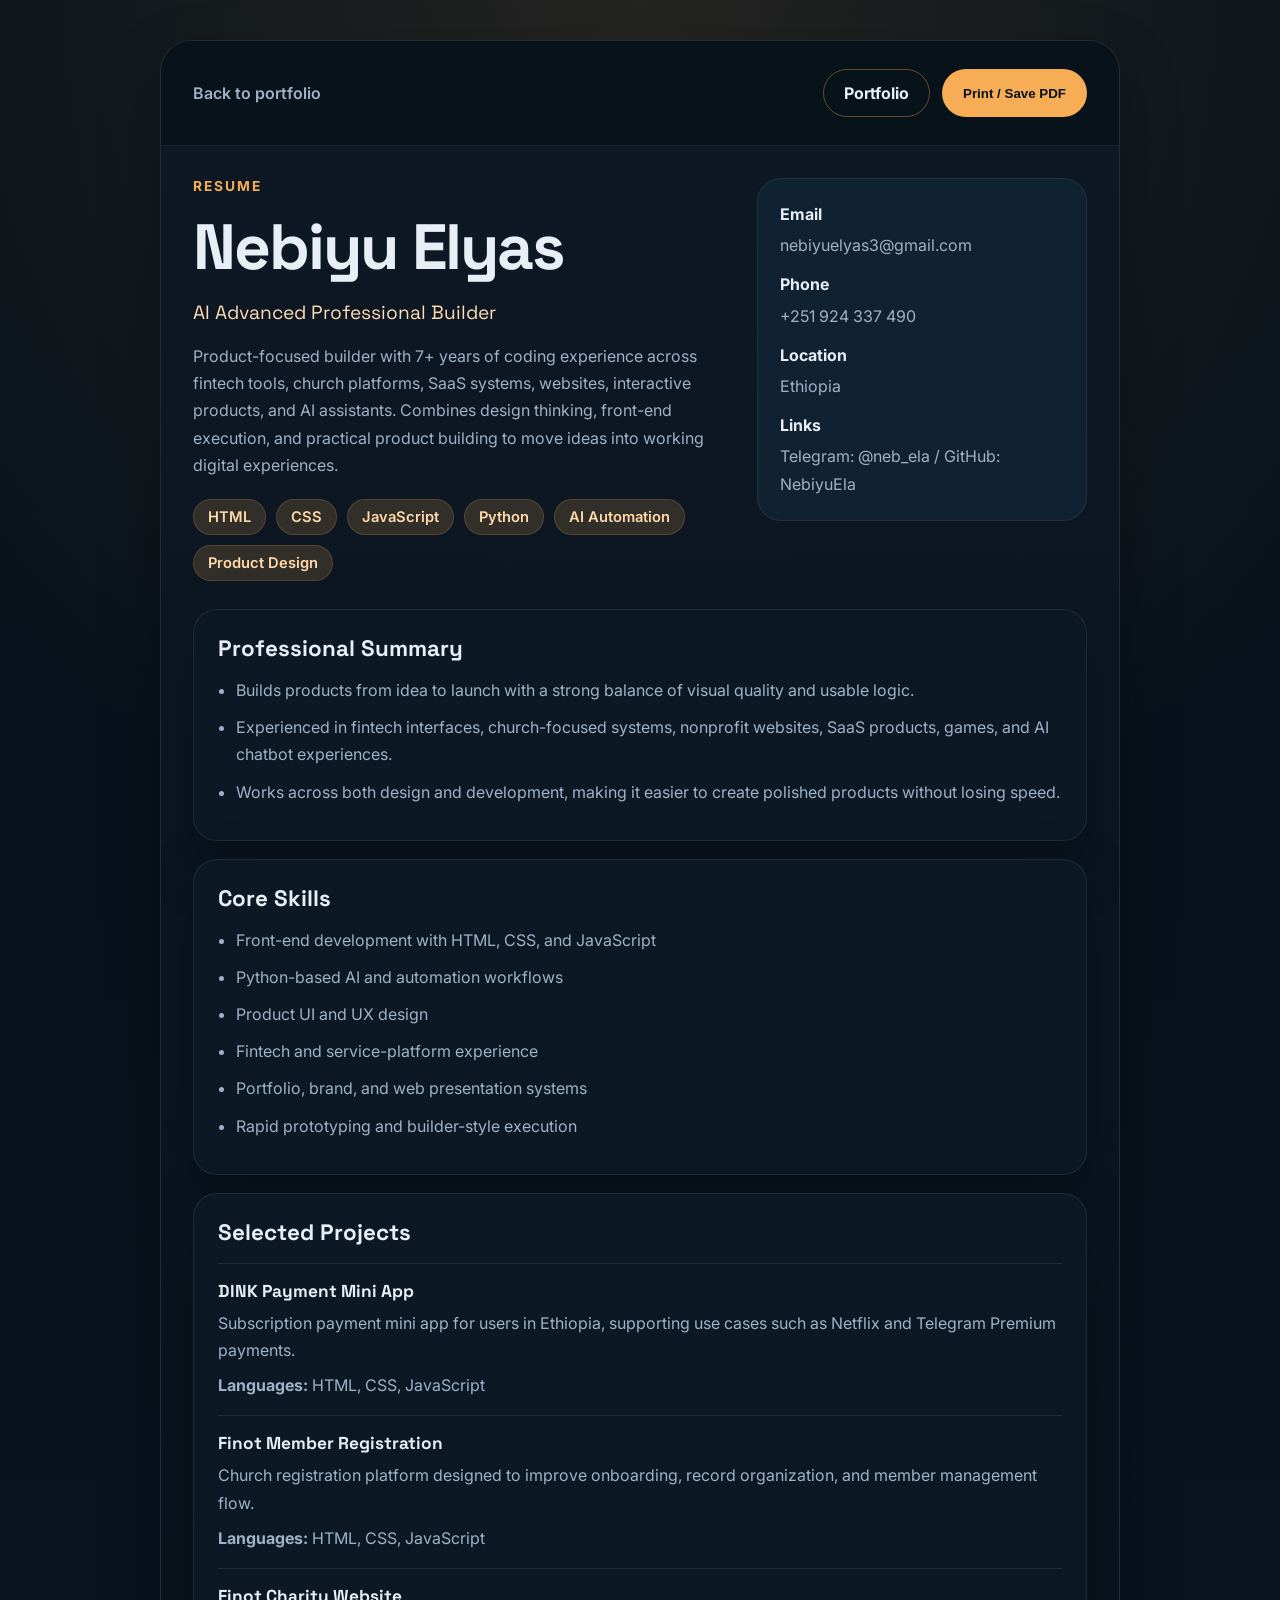
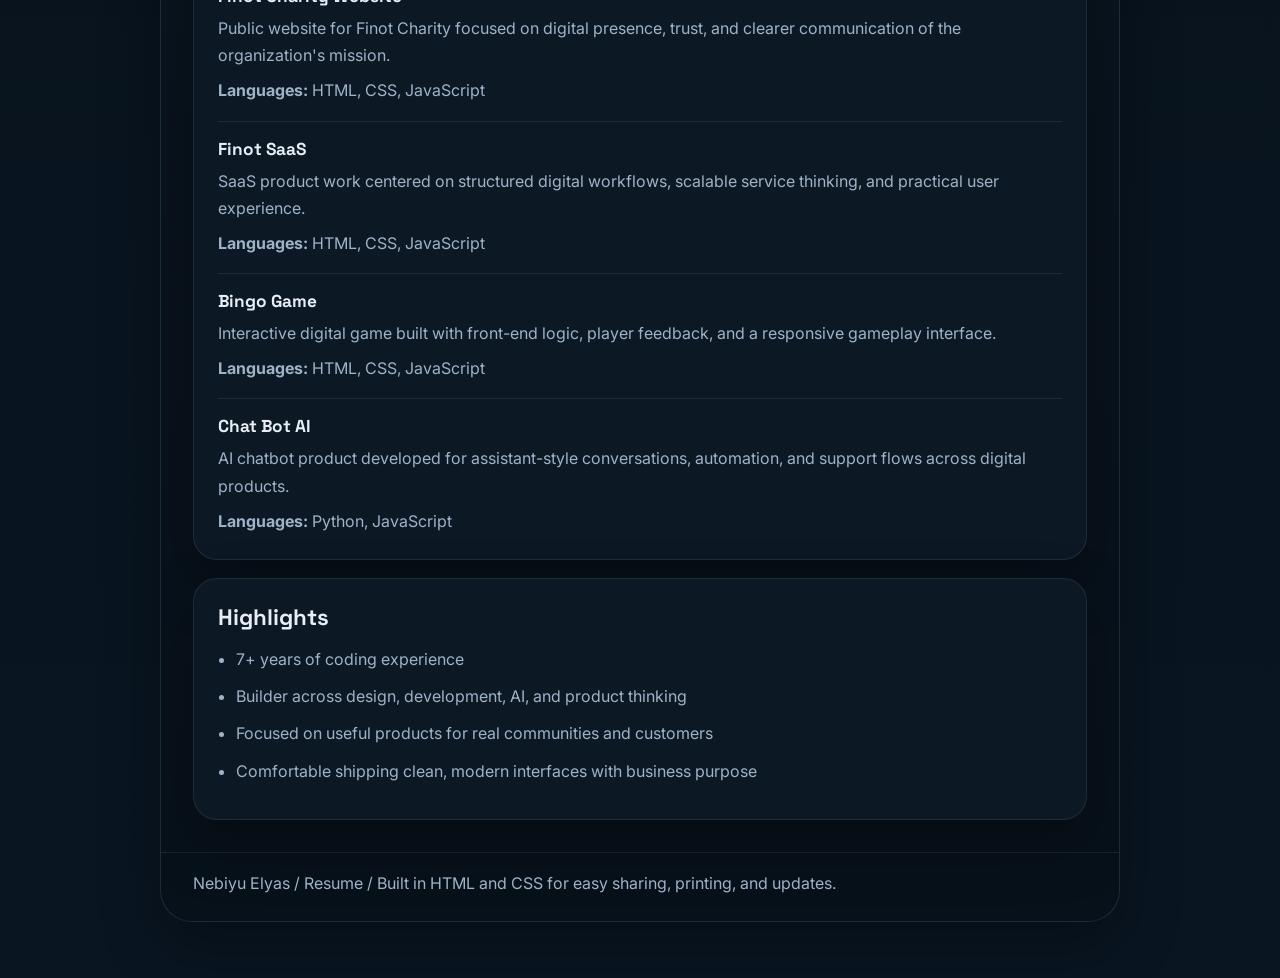
<file: resume.html>
<!DOCTYPE html>
<html lang="en">
<head>
  <meta charset="UTF-8">
  <meta name="viewport" content="width=device-width, initial-scale=1.0">
  <title>Nebiyu Elyas | Resume</title>
  <meta
    name="description"
    content="Resume of Nebiyu Elyas, AI advanced professional builder focused on fintech, SaaS, church platforms, games, and chatbot systems."
  >
  <link rel="preconnect" href="https://fonts.googleapis.com">
  <link rel="preconnect" href="https://fonts.gstatic.com" crossorigin>
  <link
    href="https://fonts.googleapis.com/css2?family=Inter:wght@400;500;600;700;800&family=Space+Grotesk:wght@500;700&display=swap"
    rel="stylesheet"
  >
  <link rel="stylesheet" href="styles.css">
</head>
<body class="resume-body">
  <div class="resume-page">
    <div class="resume-shell">
      <header class="resume-header">
        <div class="resume-header-row">
          <div>
            <a class="resume-link" href="index.html">Back to portfolio</a>
          </div>
          <div class="resume-link-row">
            <a class="button button-secondary" href="index.html">Portfolio</a>
            <button class="button button-primary" type="button" onclick="window.print()">Print / Save PDF</button>
          </div>
        </div>
      </header>

      <main class="resume-main">
        <section class="resume-top">
          <div>
            <p class="eyebrow">Resume</p>
            <h1 class="resume-name">Nebiyu Elyas</h1>
            <p class="resume-role">AI Advanced Professional Builder</p>
            <p class="resume-summary">
              Product-focused builder with 7+ years of coding experience across fintech tools, church
              platforms, SaaS systems, websites, interactive products, and AI assistants. Combines
              design thinking, front-end execution, and practical product building to move ideas into
              working digital experiences.
            </p>
            <div class="resume-tags">
              <span class="resume-tag">HTML</span>
              <span class="resume-tag">CSS</span>
              <span class="resume-tag">JavaScript</span>
              <span class="resume-tag">Python</span>
              <span class="resume-tag">AI Automation</span>
              <span class="resume-tag">Product Design</span>
            </div>
          </div>

          <aside class="resume-meta">
            <span>
              <strong>Email</strong>
              nebiyuelyas3@gmail.com
            </span>
            <span>
              <strong>Phone</strong>
              +251 924 337 490
            </span>
            <span>
              <strong>Location</strong>
              Ethiopia
            </span>
            <span>
              <strong>Links</strong>
              Telegram: @neb_ela / GitHub: NebiyuEla
            </span>
          </aside>
        </section>

        <div class="resume-sections">
          <section class="resume-box resume-section">
            <h2>Professional Summary</h2>
            <ul class="resume-highlight">
              <li>Builds products from idea to launch with a strong balance of visual quality and usable logic.</li>
              <li>Experienced in fintech interfaces, church-focused systems, nonprofit websites, SaaS products, games, and AI chatbot experiences.</li>
              <li>Works across both design and development, making it easier to create polished products without losing speed.</li>
            </ul>
          </section>

          <section class="resume-box resume-section">
            <h2>Core Skills</h2>
            <ul class="resume-list">
              <li>Front-end development with HTML, CSS, and JavaScript</li>
              <li>Python-based AI and automation workflows</li>
              <li>Product UI and UX design</li>
              <li>Fintech and service-platform experience</li>
              <li>Portfolio, brand, and web presentation systems</li>
              <li>Rapid prototyping and builder-style execution</li>
            </ul>
          </section>

          <section class="resume-box resume-section">
            <h2>Selected Projects</h2>

            <div class="resume-project">
              <h3>DINK Payment Mini App</h3>
              <p>
                Subscription payment mini app for users in Ethiopia, supporting use cases such as Netflix
                and Telegram Premium payments.
              </p>
              <p><strong>Languages:</strong> HTML, CSS, JavaScript</p>
            </div>

            <div class="resume-project">
              <h3>Finot Member Registration</h3>
              <p>
                Church registration platform designed to improve onboarding, record organization, and
                member management flow.
              </p>
              <p><strong>Languages:</strong> HTML, CSS, JavaScript</p>
            </div>

            <div class="resume-project">
              <h3>Finot Charity Website</h3>
              <p>
                Public website for Finot Charity focused on digital presence, trust, and clearer
                communication of the organization&apos;s mission.
              </p>
              <p><strong>Languages:</strong> HTML, CSS, JavaScript</p>
            </div>

            <div class="resume-project">
              <h3>Finot SaaS</h3>
              <p>
                SaaS product work centered on structured digital workflows, scalable service thinking,
                and practical user experience.
              </p>
              <p><strong>Languages:</strong> HTML, CSS, JavaScript</p>
            </div>

            <div class="resume-project">
              <h3>Bingo Game</h3>
              <p>
                Interactive digital game built with front-end logic, player feedback, and a responsive
                gameplay interface.
              </p>
              <p><strong>Languages:</strong> HTML, CSS, JavaScript</p>
            </div>

            <div class="resume-project">
              <h3>Chat Bot AI</h3>
              <p>
                AI chatbot product developed for assistant-style conversations, automation, and support
                flows across digital products.
              </p>
              <p><strong>Languages:</strong> Python, JavaScript</p>
            </div>
          </section>

          <section class="resume-box resume-section">
            <h2>Highlights</h2>
            <ul class="resume-list">
              <li>7+ years of coding experience</li>
              <li>Builder across design, development, AI, and product thinking</li>
              <li>Focused on useful products for real communities and customers</li>
              <li>Comfortable shipping clean, modern interfaces with business purpose</li>
            </ul>
          </section>
        </div>
      </main>

      <footer class="resume-footer">
        Nebiyu Elyas / Resume / Built in HTML and CSS for easy sharing, printing, and updates.
      </footer>
    </div>
  </div>
</body>
</html>
</file>
<file: styles.css>
:root {
  --bg: #07111a;
  --bg-alt: #0d1824;
  --panel: rgba(14, 27, 39, 0.92);
  --panel-strong: #102132;
  --text: #e7eef6;
  --muted: #9fb2c7;
  --line: rgba(255, 255, 255, 0.08);
  --accent: #f6ad55;
  --accent-strong: #ffbf73;
  --accent-soft: rgba(246, 173, 85, 0.16);
  --success: #8ed1a7;
  --shadow: 0 24px 60px rgba(0, 0, 0, 0.28);
  --radius-lg: 28px;
  --radius-md: 20px;
  --container: 1120px;
}

* {
  box-sizing: border-box;
}

html {
  scroll-behavior: smooth;
}

body {
  margin: 0;
  font-family: "Inter", sans-serif;
  color: var(--text);
  background:
    radial-gradient(circle at top, rgba(246, 173, 85, 0.12), transparent 34%),
    linear-gradient(180deg, #07111a 0%, #091521 100%);
}

a {
  color: inherit;
  text-decoration: none;
}

img {
  max-width: 100%;
  display: block;
}

.site-body,
.resume-body {
  min-height: 100vh;
}

.container {
  width: min(var(--container), calc(100% - 2rem));
  margin: 0 auto;
}

.section {
  padding: 88px 0;
}

.section-alt {
  background: rgba(4, 12, 19, 0.45);
  border-top: 1px solid var(--line);
  border-bottom: 1px solid var(--line);
}

.eyebrow {
  margin: 0 0 12px;
  color: var(--accent);
  font-size: 0.86rem;
  font-weight: 700;
  letter-spacing: 0.14em;
  text-transform: uppercase;
}

.section-title,
.hero-title,
.resume-name {
  margin: 0;
  font-family: "Space Grotesk", sans-serif;
  letter-spacing: -0.03em;
}

.section-title {
  font-size: clamp(2rem, 4vw, 3rem);
}

.section-copy,
.lead,
.project-description,
.project-detail,
.resume-summary,
.resume-list li,
.resume-highlight li,
.contact-card a,
.panel-item span,
.muted-note,
.resume-meta span {
  color: var(--muted);
  line-height: 1.7;
}

.narrow {
  max-width: 720px;
}

.site-header {
  position: sticky;
  top: 0;
  z-index: 10;
  background: rgba(7, 17, 26, 0.88);
  backdrop-filter: blur(14px);
  border-bottom: 1px solid var(--line);
}

.nav {
  display: flex;
  align-items: center;
  justify-content: space-between;
  gap: 20px;
  min-height: 74px;
}

.brand {
  font-family: "Space Grotesk", sans-serif;
  font-size: 1.5rem;
  font-weight: 700;
}

.nav-links {
  display: flex;
  align-items: center;
  gap: 22px;
  flex-wrap: wrap;
}

.nav-links a {
  color: var(--muted);
  font-weight: 600;
}

.nav-links a:hover,
.contact-card a:hover,
.resume-link:hover {
  color: var(--accent-strong);
}

.hero {
  padding-top: 108px;
}

.hero-grid,
.about-grid,
.contact-grid,
.resume-callout,
.resume-top {
  display: grid;
  gap: 28px;
}

.hero-grid {
  grid-template-columns: minmax(0, 1.4fr) minmax(300px, 0.9fr);
  align-items: start;
}

.hero-title {
  font-size: clamp(2.8rem, 6vw, 5.2rem);
  line-height: 1;
  max-width: 11ch;
}

.lead {
  margin: 22px 0 0;
  max-width: 680px;
  font-size: 1.08rem;
}

.hero-actions,
.resume-actions {
  display: flex;
  flex-wrap: wrap;
  gap: 14px;
  align-items: center;
  margin-top: 30px;
}

.button {
  display: inline-flex;
  align-items: center;
  justify-content: center;
  min-height: 48px;
  padding: 0 20px;
  border-radius: 999px;
  font-weight: 700;
  border: 1px solid transparent;
  transition: transform 0.18s ease, border-color 0.18s ease, background 0.18s ease, color 0.18s ease;
}

.button:hover {
  transform: translateY(-1px);
}

.button-primary {
  background: var(--accent);
  color: #09111b;
}

.button-primary:hover {
  background: var(--accent-strong);
}

.button-secondary {
  border-color: rgba(246, 173, 85, 0.38);
  background: transparent;
  color: var(--text);
}

.button-secondary:hover {
  border-color: var(--accent);
  background: rgba(246, 173, 85, 0.08);
}

.pill-row {
  display: flex;
  flex-wrap: wrap;
  gap: 10px;
  margin-top: 24px;
}

.pill,
.resume-tag {
  display: inline-flex;
  align-items: center;
  min-height: 36px;
  padding: 0 14px;
  border-radius: 999px;
  background: var(--accent-soft);
  color: #ffd9aa;
  border: 1px solid rgba(246, 173, 85, 0.18);
  font-size: 0.92rem;
  font-weight: 600;
}

.hero-panel,
.metric-card,
.project-card,
.contact-card,
.resume-shell,
.resume-box {
  background: var(--panel);
  border: 1px solid var(--line);
  box-shadow: var(--shadow);
}

.hero-panel {
  padding: 28px;
  border-radius: var(--radius-lg);
}

.panel-label,
.project-type {
  margin: 0 0 10px;
  color: var(--success);
  text-transform: uppercase;
  letter-spacing: 0.12em;
  font-size: 0.82rem;
  font-weight: 700;
}

.hero-panel h2,
.project-card h3,
.resume-section h2,
.resume-role {
  margin: 0;
  font-family: "Space Grotesk", sans-serif;
}

.panel-list {
  display: grid;
  gap: 18px;
  margin-top: 22px;
}

.panel-item {
  display: grid;
  gap: 6px;
  padding-top: 18px;
  border-top: 1px solid var(--line);
}

.panel-item:first-child {
  padding-top: 0;
  border-top: 0;
}

.about-grid,
.contact-grid,
.resume-callout {
  grid-template-columns: repeat(2, minmax(0, 1fr));
  align-items: start;
}

.metric-grid {
  display: grid;
  grid-template-columns: repeat(2, minmax(0, 1fr));
  gap: 16px;
}

.metric-card {
  padding: 24px;
  border-radius: var(--radius-md);
}

.metric-value {
  display: block;
  font-family: "Space Grotesk", sans-serif;
  font-size: 2rem;
  color: var(--accent-strong);
}

.metric-label {
  display: block;
  margin-top: 8px;
  color: var(--muted);
  line-height: 1.6;
}

.section-heading {
  margin-bottom: 28px;
}

.project-grid {
  display: grid;
  grid-template-columns: repeat(2, minmax(0, 1fr));
  gap: 20px;
}

.project-card {
  padding: 24px;
  border-radius: var(--radius-md);
}

.project-card h3 {
  font-size: 1.5rem;
}

.project-description {
  margin: 14px 0 0;
}

.project-detail {
  margin: 10px 0 0;
}

.project-detail strong,
.panel-item strong,
.resume-highlight strong,
.resume-role strong {
  color: var(--text);
}

.resume-callout {
  padding: 32px;
  border-radius: var(--radius-lg);
  background: linear-gradient(180deg, rgba(16, 33, 50, 0.92), rgba(9, 20, 31, 0.92));
  border: 1px solid var(--line);
  box-shadow: var(--shadow);
}

.muted-note {
  margin: 0;
  max-width: 340px;
}

.contact-card {
  display: grid;
  gap: 14px;
  padding: 24px;
  border-radius: var(--radius-md);
}

.contact-card a {
  font-size: 1.02rem;
  font-weight: 600;
}

.site-footer {
  padding: 22px 0 36px;
  border-top: 1px solid var(--line);
}

.footer-layout {
  display: flex;
  justify-content: space-between;
  gap: 16px;
  flex-wrap: wrap;
  color: var(--muted);
}

.resume-page {
  padding: 40px 0 56px;
}

.resume-shell {
  width: min(960px, calc(100% - 2rem));
  margin: 0 auto;
  border-radius: 32px;
  overflow: hidden;
}

.resume-header {
  padding: 28px 32px;
  border-bottom: 1px solid var(--line);
  background: rgba(7, 17, 26, 0.94);
}

.resume-header-row {
  display: flex;
  align-items: center;
  justify-content: space-between;
  gap: 16px;
  flex-wrap: wrap;
}

.resume-link-row {
  display: flex;
  gap: 12px;
  flex-wrap: wrap;
}

.resume-link {
  color: var(--muted);
  font-weight: 600;
}

.resume-main {
  padding: 32px;
  background: linear-gradient(180deg, rgba(13, 24, 36, 0.98), rgba(7, 17, 26, 0.98));
}

.resume-top {
  grid-template-columns: minmax(0, 1.3fr) minmax(260px, 0.8fr);
  align-items: start;
}

.resume-name {
  font-size: clamp(2.4rem, 5vw, 4rem);
}

.resume-role {
  margin-top: 12px;
  font-size: 1.2rem;
  color: #ffdcb3;
}

.resume-summary {
  margin-top: 18px;
  max-width: 70ch;
}

.resume-meta {
  display: grid;
  gap: 12px;
  padding: 22px;
  border-radius: 24px;
  background: var(--panel-strong);
  border: 1px solid var(--line);
}

.resume-meta strong {
  display: block;
  color: var(--text);
  margin-bottom: 4px;
}

.resume-tags {
  display: flex;
  flex-wrap: wrap;
  gap: 10px;
  margin-top: 20px;
}

.resume-sections {
  display: grid;
  gap: 18px;
  margin-top: 28px;
}

.resume-box {
  padding: 24px;
  border-radius: 24px;
}

.resume-section h2 {
  font-size: 1.4rem;
  margin-bottom: 14px;
}

.resume-list,
.resume-highlight {
  margin: 0;
  padding-left: 18px;
}

.resume-list li,
.resume-highlight li {
  margin-bottom: 10px;
}

.resume-project {
  padding-top: 16px;
  margin-top: 16px;
  border-top: 1px solid var(--line);
}

.resume-project:first-child {
  padding-top: 0;
  margin-top: 0;
  border-top: 0;
}

.resume-project h3 {
  margin: 0;
  font-size: 1.08rem;
  font-family: "Space Grotesk", sans-serif;
}

.resume-project p {
  margin: 8px 0 0;
  color: var(--muted);
  line-height: 1.7;
}

.resume-footer {
  padding: 20px 32px 28px;
  border-top: 1px solid var(--line);
  background: rgba(7, 17, 26, 0.94);
  color: var(--muted);
}

@media (max-width: 900px) {
  .hero-grid,
  .about-grid,
  .contact-grid,
  .resume-callout,
  .resume-top {
    grid-template-columns: 1fr;
  }

  .project-grid {
    grid-template-columns: 1fr;
  }
}

@media (max-width: 720px) {
  .section {
    padding: 72px 0;
  }

  .hero {
    padding-top: 88px;
  }

  .nav {
    padding: 14px 0;
  }

  .nav-links {
    gap: 14px;
  }

  .metric-grid {
    grid-template-columns: 1fr;
  }

  .resume-header,
  .resume-main,
  .resume-footer {
    padding-left: 20px;
    padding-right: 20px;
  }

  .footer-layout {
    flex-direction: column;
  }
}

@media print {
  body {
    background: #ffffff;
    color: #111111;
  }

  .resume-body .site-header,
  .resume-link-row,
  .button {
    display: none !important;
  }

  .resume-shell,
  .resume-box,
  .resume-meta {
    box-shadow: none;
    border-color: #d8d8d8;
    background: #ffffff;
    color: #111111;
  }

  .resume-main,
  .resume-header,
  .resume-footer {
    background: #ffffff;
  }

  .resume-summary,
  .resume-list li,
  .resume-highlight li,
  .resume-project p,
  .resume-meta span,
  .resume-footer,
  .resume-role {
    color: #333333;
  }

  .resume-name,
  .resume-section h2,
  .resume-project h3 {
    color: #111111;
  }
}
</file>
